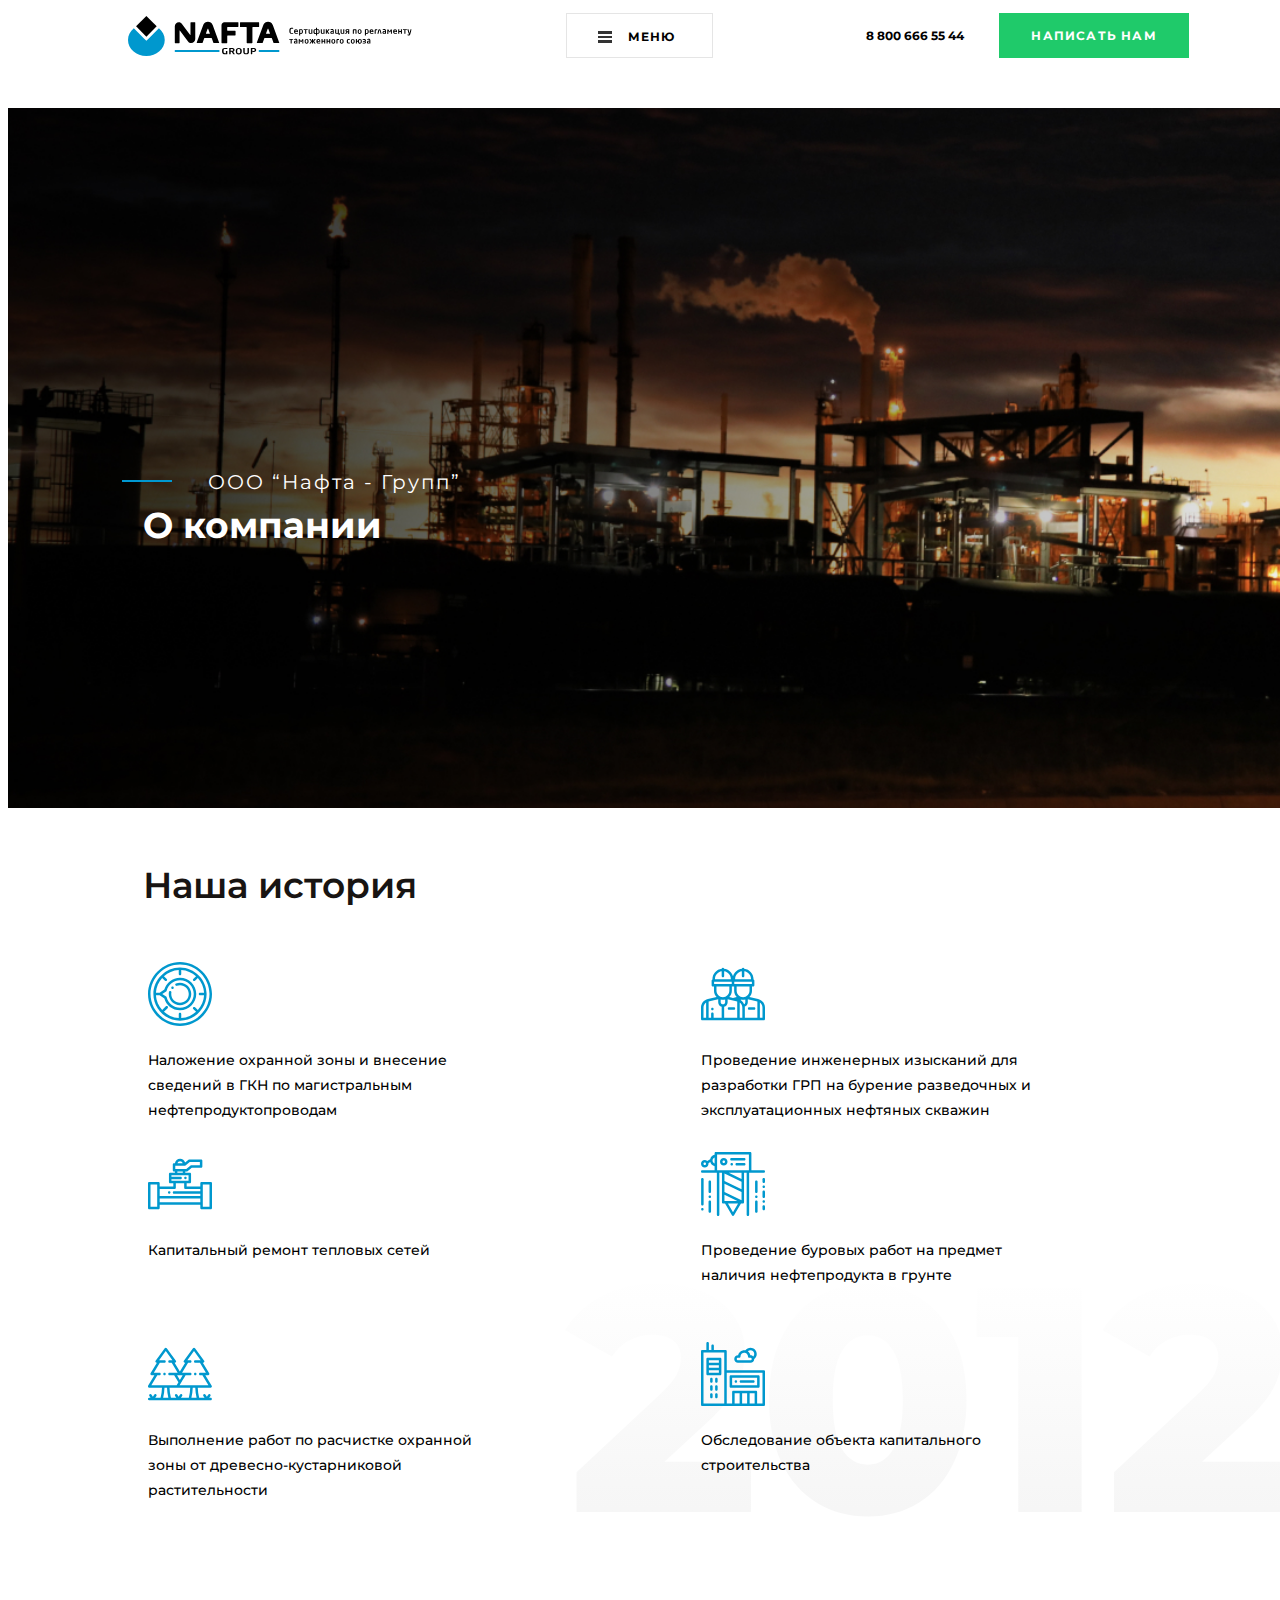
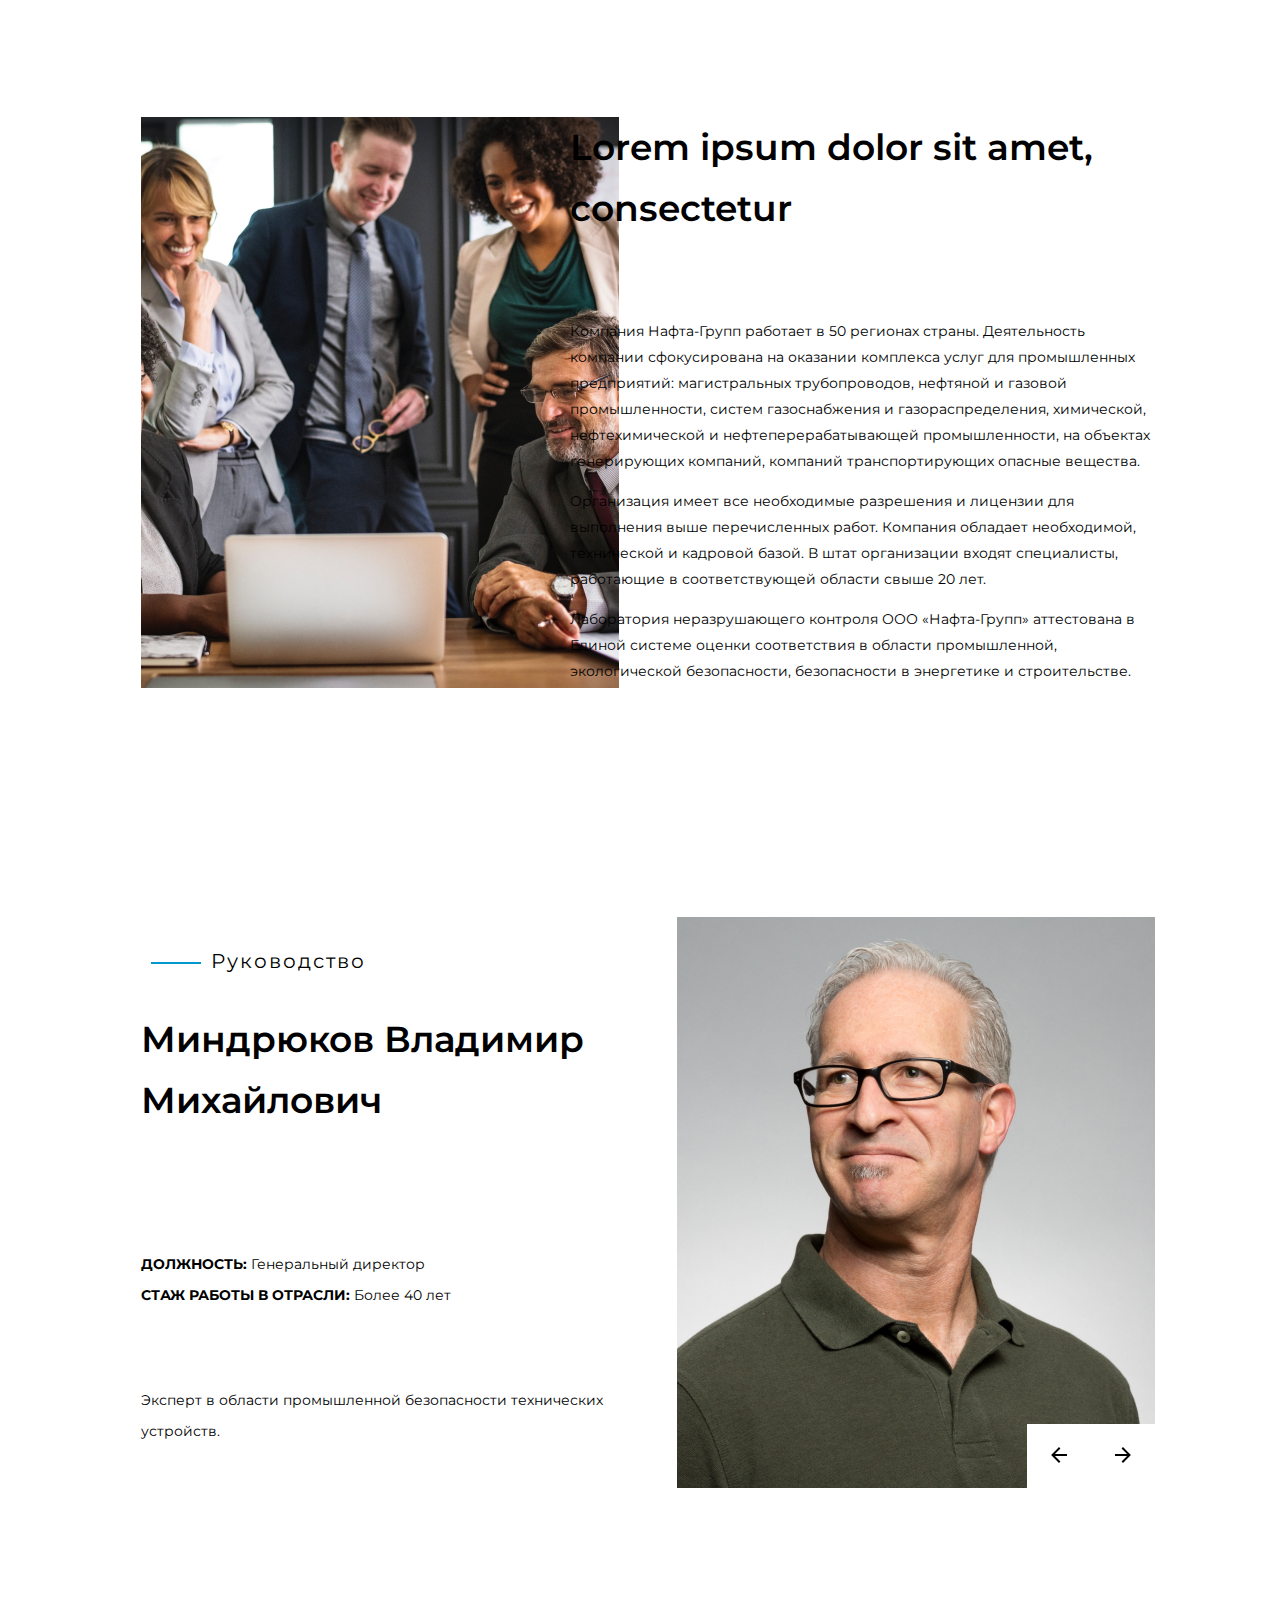
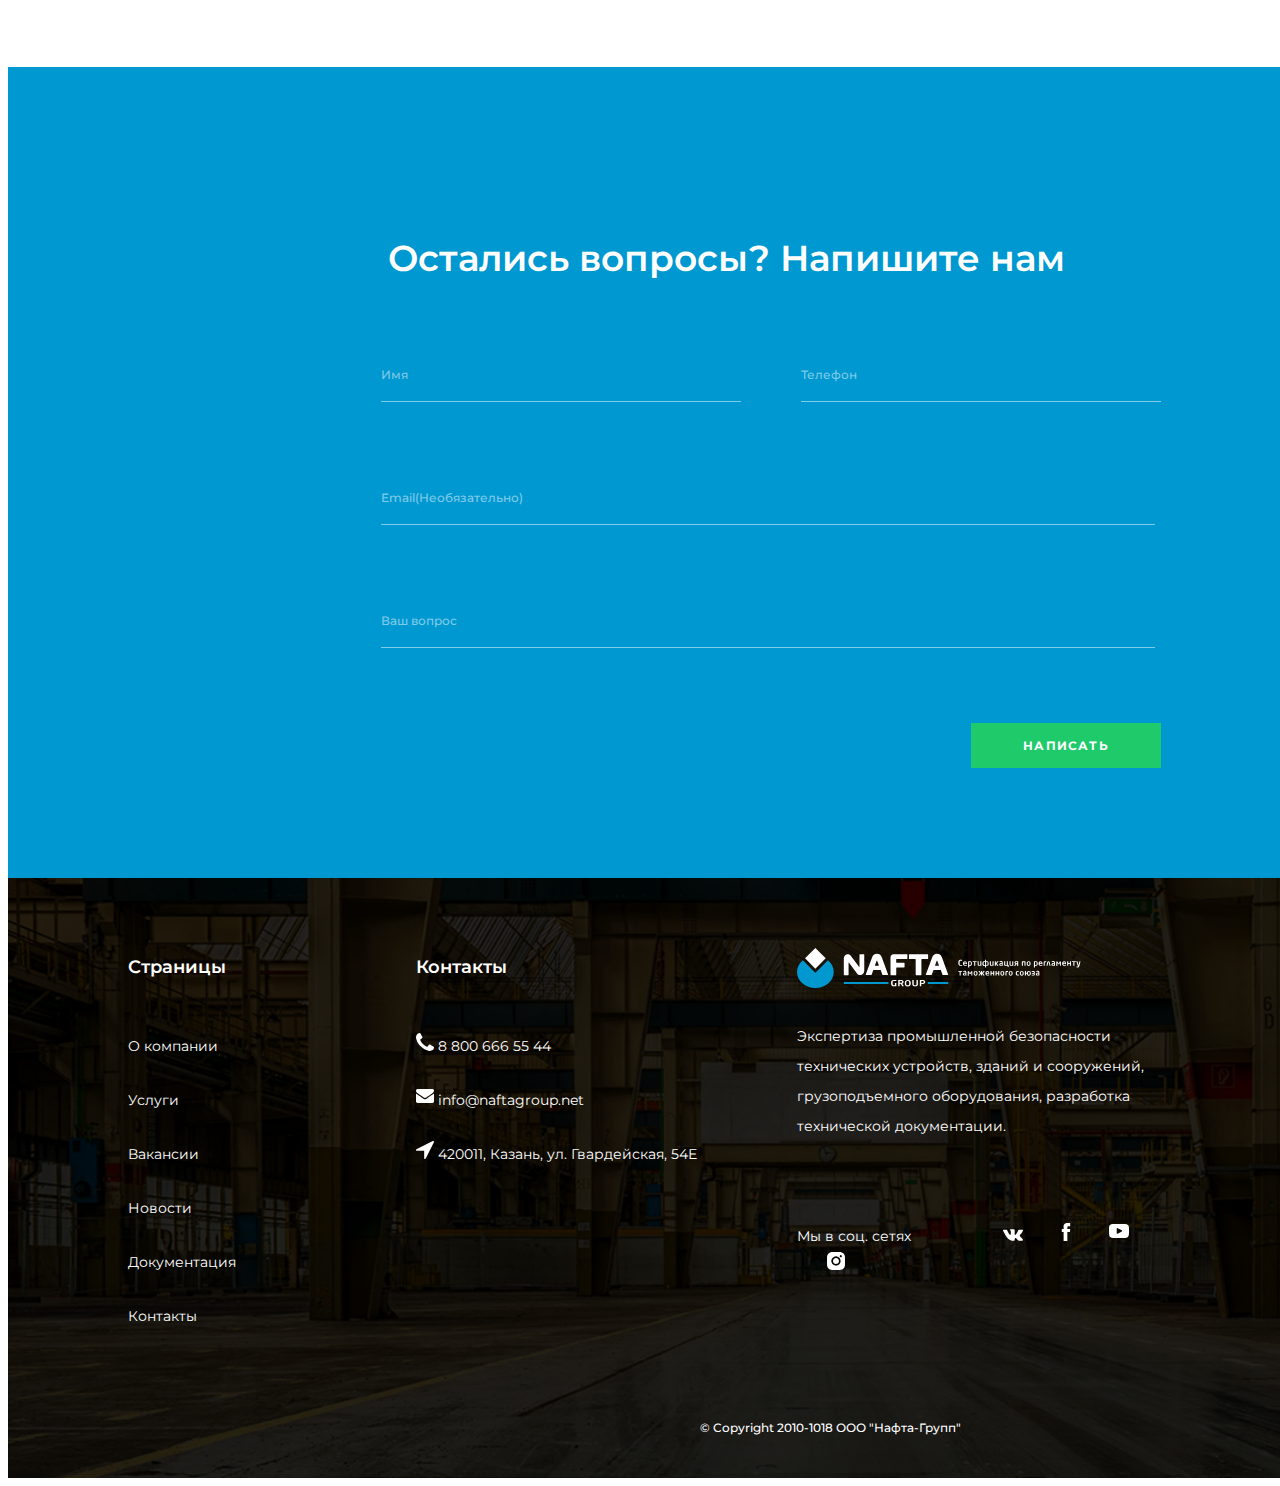
<file: index.html>
<!DOCTYPE html>
<html lang="en">
<head>
    <meta charset="UTF-8">
    <meta name="viewport" content="width=device-width, initial-scale=1">
    <title>Document</title>
    <link rel="stylesheet" href="css/style.css">
    <link href="https://fonts.googleapis.com/css?family=Montserrat:400,700&amp;subset=cyrillic,cyrillic-ext" rel="stylesheet">
</head>
<body>
    <div class="container">
        <header>
            <img class="logo" src="img/icons/logo+text.svg" alt="logo">
            <div class="menu">
                <div class="bar" onclick="myFunction(this)">
                    <div class="bar1"></div>
                    <div class="bar2"></div>
                    <div class="bar3"></div>
                </div>
                <div class="menu1">МЕНЮ</div>
            </div>
            <div class="number">8 800 666 55 44</div>
            <button class="btn">НАПИСАТЬ НАМ</button>
        </header>
        <main>
            <div class="caption">
                <hr>
                ООО “Нафта - Групп”
            </div>
            <div class="about">О компании</div>
        </main>
    </div>
    <div class="container1">
        <div class="description">
            <div class="head">Наша история</div>
            <div class="wrapper">
                <div class="wrapperRow">
                    <div class="block">
                        <div>
                            <img src="img/icons/dial.svg" alt="icon">
                            <p>Наложение охранной зоны и внесение сведений в ГКН по магистральным нефтепродуктопроводам</p>
                        </div>
                    </div>
                    <div class="block">
                        <div>
                            <img src="img/icons/engineer.svg" alt="icon">
                            <p>Проведение инженерных изысканий для разработки ГРП на бурение разведочных и эксплуатационных нефтяных скважин</p>
                        </div>
                    </div>
                    <div class="block">
                        <div>
                            <img src="img/icons/pipe.svg" alt="icon">
                            <p>Капитальный ремонт тепловых сетей</p>
                        </div>
                    </div>
                    <div class="block">
                        <div>
                            <img src="img/icons/group.svg" alt="icon">
                            <p>Проведение буровых работ на предмет наличия нефтепродукта в грунте</p>
                        </div>
                    </div>
                    <div class="block">
                        <div>
                            <img src="img/icons/pine.svg" alt="icon">
                            <p>Выполнение работ по расчистке охранной зоны от древесно-кустарниковой растительности</p>
                        </div>
                    </div>
                    <div class="block">
                        <div>
                            <img src="img/icons/airport-tower.svg" alt="icon">
                            <p>Обследование объекта капитального строительства</p>
                        </div>
                    </div>
                </div>
            </div>
        </div>
    </div>
    <div class="container2">
        <div class="photo"><img src="img/photos/photo.jpg" alt="photo"></div>
        <div class="text">
            <div class="headline">Lorem ipsum dolor sit amet, consectetur</div>
            <div class="sometext">
                <p>Компания Нафта-Групп работает в 50 регионах страны. Деятельность компании сфокусирована на оказании комплекса услуг для промышленных предприятий: магистральных трубопроводов, нефтяной и газовой промышленности, систем газоснабжения и газораспределения, химической, нефтехимической и нефтеперерабатывающей промышленности, на объектах генерирующих компаний, компаний транспортирующих опасные вещества.</p>
                <p>Организация имеет все необходимые разрешения и лицензии для выполнения выше перечисленных работ. Компания обладает необходимой, технической и кадровой базой. В штат организации входят специалисты, работающие в соответствующей области свыше 20 лет.</p>
                <p>Лаборатория неразрушающего контроля ООО «Нафта-Групп» аттестована в Единой системе оценки соответствия в области промышленной, экологической безопасности, безопасности в энергетике и строительстве.</p>
            </div>
        </div>
    </div>
    <div class="container3">
        <div class="info">
            <h3>Руководство</h3>
            <h1>Миндрюков Владимир Михайлович</h1>
            <div class="points">
                <p class="position"><b>ДОЛЖНОСТЬ:</b> Генеральный директор<br>
                    <b>СТАЖ РАБОТЫ В ОТРАСЛИ:</b> Более 40 лет
                </p>
            </div>
            <p class="skills">Эксперт в области промышленной безопасности технических устройств.</p>
        </div>
        <div class="navigation">
            <button class="next"><img src="img/icons/next.svg" alt="arrow"></button>
            <button class="prev"><img src="img/icons/prev.svg" alt="arrow"></button>
        </div>
    </div>
    <div class="container4">
        <div class="title"> Остались вопросы? Напишите нам</div>
        <div class="feedback">
            <form>
                <div class="first">
                    <label for="inp1" class="inp1">
                      <input type="text" id="inp" placeholder="&nbsp;">
                      <span class="label">Имя</span>
                      <span class="border"></span>
                  </label>
                  <label for="inp1" class="inp1">
                      <input type="text" id="inp" placeholder="&nbsp;">
                      <span class="label">Телефон</span>
                      <span class="border"></span>
                  </label>
              </div>
              <div class="second">
                <label for="inp2" class="inp2">
                  <input type="text" id="inp" placeholder="&nbsp;">
                  <span class="label">Email(Необязательно)</span>
                  <span class="border"></span>
              </label>
              <label for="inp2" class="inp2">
                  <input type="text" id="inp" placeholder="&nbsp;">
                  <span class="label">Ваш вопрос</span>
                  <span class="border"></span>
              </label>
          </div>
          <div class="send"><input type="submit" value="Написать"></div>
      </form>
  </div>
</div>
<div class="container5">
    <div class="left">
        <div class="pages">
            <h4>Страницы</h4>
            <div class="par">
                <p>О компании</p>
                <p>Услуги</p>
                <p>Вакансии</p>
                <p>Новости</p>
                <p>Документация</p>
                <p>Контакты</p>
            </div>
        </div>
        <div class="contacts">
            <h4>Контакты</h4>
            <div class="par">
                <p><img src="img/icons/phone.svg" alt="icon"> 8 800 666 55 44 </p>
                <p><img src="img/icons/mail.svg" alt="icon"> info@naftagroup.net</p>
                <p><img src="img/icons/vector.svg" alt="icon"> 420011, Казань, ул. Гвардейская, 54Е</p>
            </div>
        </div>
    </div>
    <div class="right">
        <div><img src="img/icons/logo+text-white.svg" alt="logo"></div>
        <div class="speech">
            <p>Экспертиза промышленной безопасности технических устройств, зданий и сооружений, грузоподъемного оборудования, разработка технической документации.</p>
        </div>
        <div class="networks">
            <p>Мы в соц. сетях <span><img src="img/icons/vk.svg" alt="icon">
                <img src="img/icons/facebook.svg" alt="icon">
                <img src="img/icons/youtube.svg" alt="icon">
                <img src="img/icons/instagram.svg" alt="icon"></span>
            </p>
        </div>
    </div>
    <div class="copy">© Copyright 2010-1018 ООО "Нафта-Групп"</div>
</div>
</body>
</html>
</file>
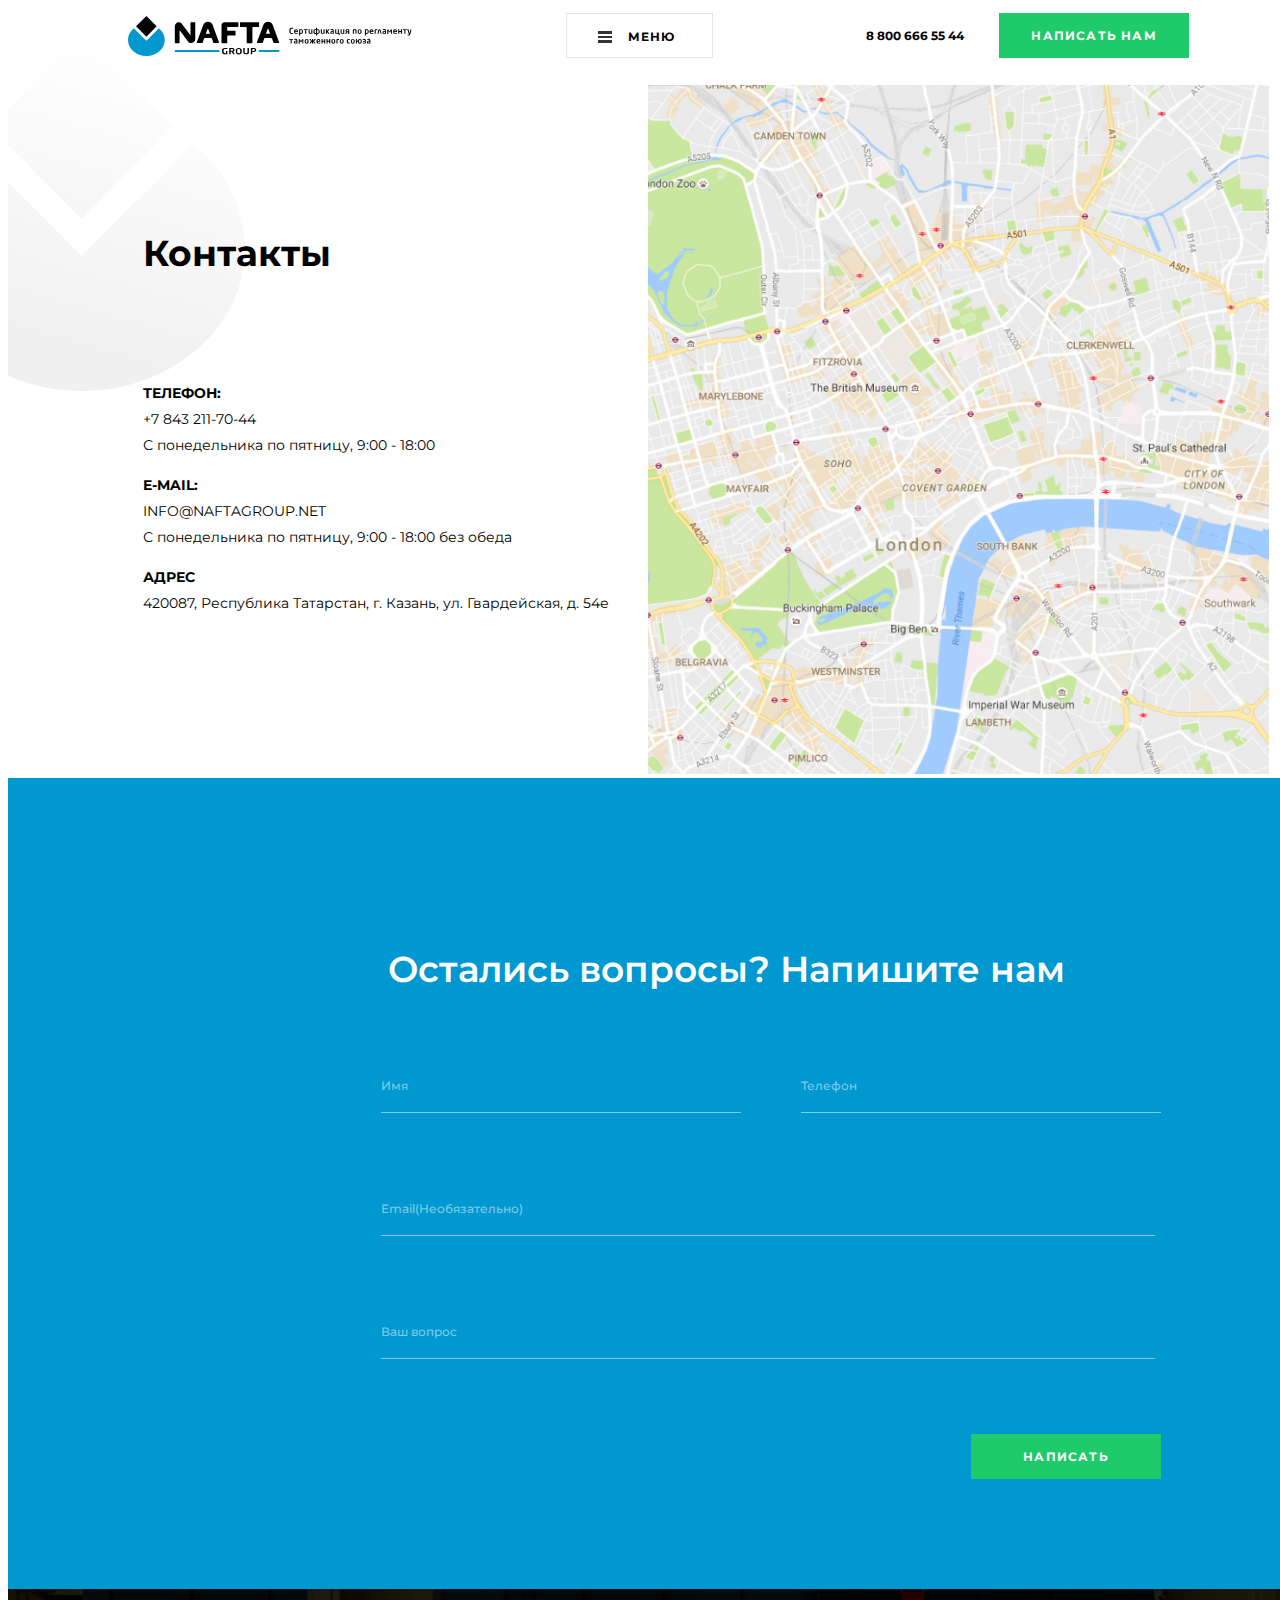
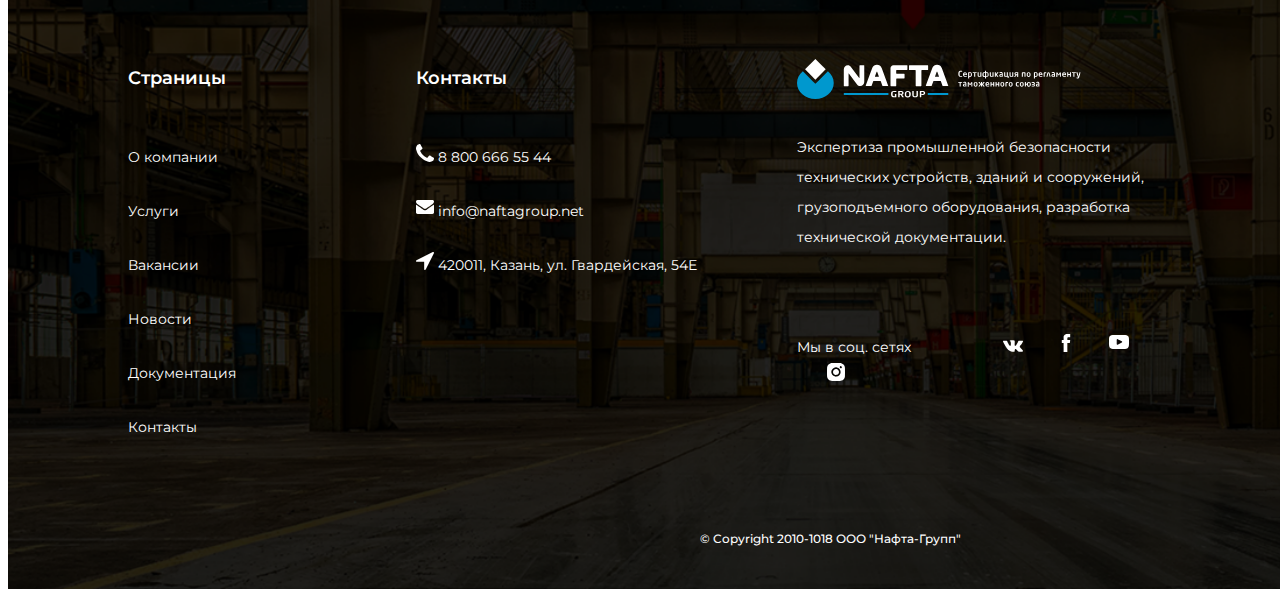
<file: pages/contacts.html>
<!DOCTYPE html>
<html lang="en">
<head>
    <meta charset="UTF-8">
    <meta name="viewport" content="width=device-width, initial-scale=1">
    <title>Document</title>
    <link rel="stylesheet" href="../css/contacts_style.css">
    <link href="https://fonts.googleapis.com/css?family=Montserrat:400,700&amp;subset=cyrillic,cyrillic-ext" rel="stylesheet">
</head>
<body>
    <div class="container">
        <header>
            <img class="logo" src="../img/icons/logo+text.svg" alt="logo">
            <div class="menu">
                <div class="bar" onclick="myFunction(this)">
                    <div class="bar1"></div>
                    <div class="bar2"></div>
                    <div class="bar3"></div>
                </div>
                <div class="menu1">МЕНЮ</div>
            </div>
            <div class="number">8 800 666 55 44</div>
            <button class="btn">НАПИСАТЬ НАМ</button>
        </header>
    </div>
    <div class="main">
        <div class="content">
            <div class="content__row">
                <div class="content-text">
                    <div class="caption">Контакты</div>
                    <div class="description">
                        <p><b>ТЕЛЕФОН:</b><br>
                            +7 843 211-70-44<br>
                            С понедельника по пятницу, 9:00 - 18:00<br></p>
                            <p><b>E-MAIL:</b><br>
                                INFO@NAFTAGROUP.NET<br>
                            С понедельника по пятницу, 9:00 - 18:00 без обеда</p>
                            <p><b>АДРЕС</b><br>
                            420087, Республика Татарстан, г. Казань, ул. Гвардейская, д. 54е </p>                          
                        </div>
                    </div>
                    <div class="content-item">
                        <div><img src="../img/other/map.jpg" alt="map"></div>
                    </div>
                </div>
            </div>
        </div>
        <div class="container1">
        <div class="title"> Остались вопросы? Напишите нам</div>
        <div class="feedback">
            <form>
                <div class="first">
                    <label for="inp1" class="inp1">
                      <input type="text" id="inp" placeholder="&nbsp;">
                      <span class="label">Имя</span>
                      <span class="border"></span>
                  </label>
                  <label for="inp1" class="inp1">
                      <input type="text" id="inp" placeholder="&nbsp;">
                      <span class="label">Телефон</span>
                      <span class="border"></span>
                  </label>
              </div>
              <div class="second">
                <label for="inp2" class="inp2">
                  <input type="text" id="inp" placeholder="&nbsp;">
                  <span class="label">Email(Необязательно)</span>
                  <span class="border"></span>
              </label>
              <label for="inp2" class="inp2">
                  <input type="text" id="inp" placeholder="&nbsp;">
                  <span class="label">Ваш вопрос</span>
                  <span class="border"></span>
              </label>
          </div>
          <div class="send"><input type="submit" value="Написать"></div>
      </form>
  </div>
</div>
<div class="container2">
    <div class="left">
        <div class="pages">
            <h4>Страницы</h4>
            <div class="par">
                <p>О компании</p>
                <p>Услуги</p>
                <p>Вакансии</p>
                <p>Новости</p>
                <p>Документация</p>
                <p>Контакты</p>
            </div>
        </div>
        <div class="contacts">
            <h4>Контакты</h4>
            <div class="par">
                <p><img src="../img/icons/phone.svg" alt="icon"> 8 800 666 55 44 </p>
                <p><img src="../img/icons/mail.svg" alt="icon"> info@naftagroup.net</p>
                <p><img src="../img/icons/vector.svg" alt="icon"> 420011, Казань, ул. Гвардейская, 54Е</p>
            </div>
        </div>
    </div>
    <div class="right">
        <div><img src="../img/icons/logo+text-white.svg" alt="logo"></div>
        <div class="speech">
            <p>Экспертиза промышленной безопасности технических устройств, зданий и сооружений, грузоподъемного оборудования, разработка технической документации.</p>
        </div>
        <div class="networks">
            <p>Мы в соц. сетях <span><img src="../img/icons/vk.svg" alt="icon">
                <img src="../img/icons/facebook.svg" alt="icon">
                <img src="../img/icons/youtube.svg" alt="icon">
                <img src="../img/icons/instagram.svg" alt="icon"></span>
            </p>
        </div>
    </div>
    <div class="copy">© Copyright 2010-1018 ООО "Нафта-Групп"</div>
</div>




    </body>
    </html>
</file>
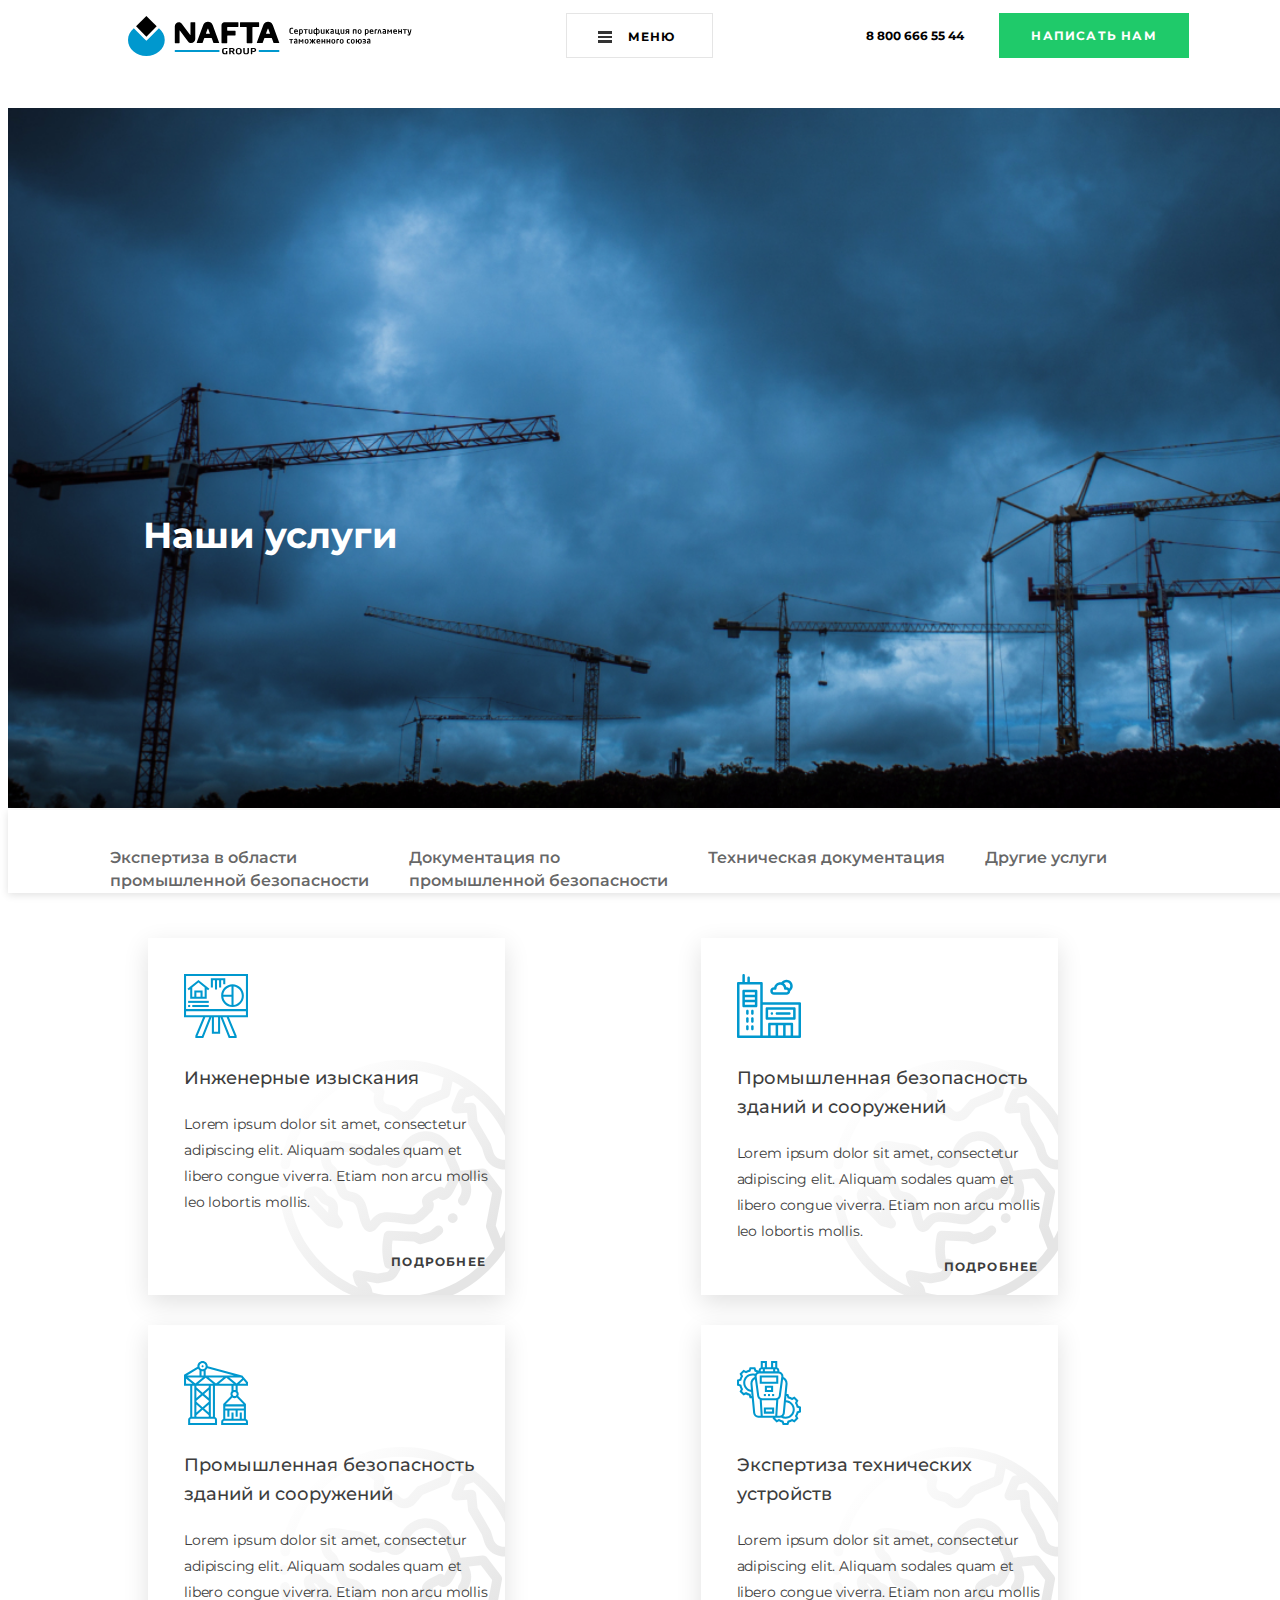
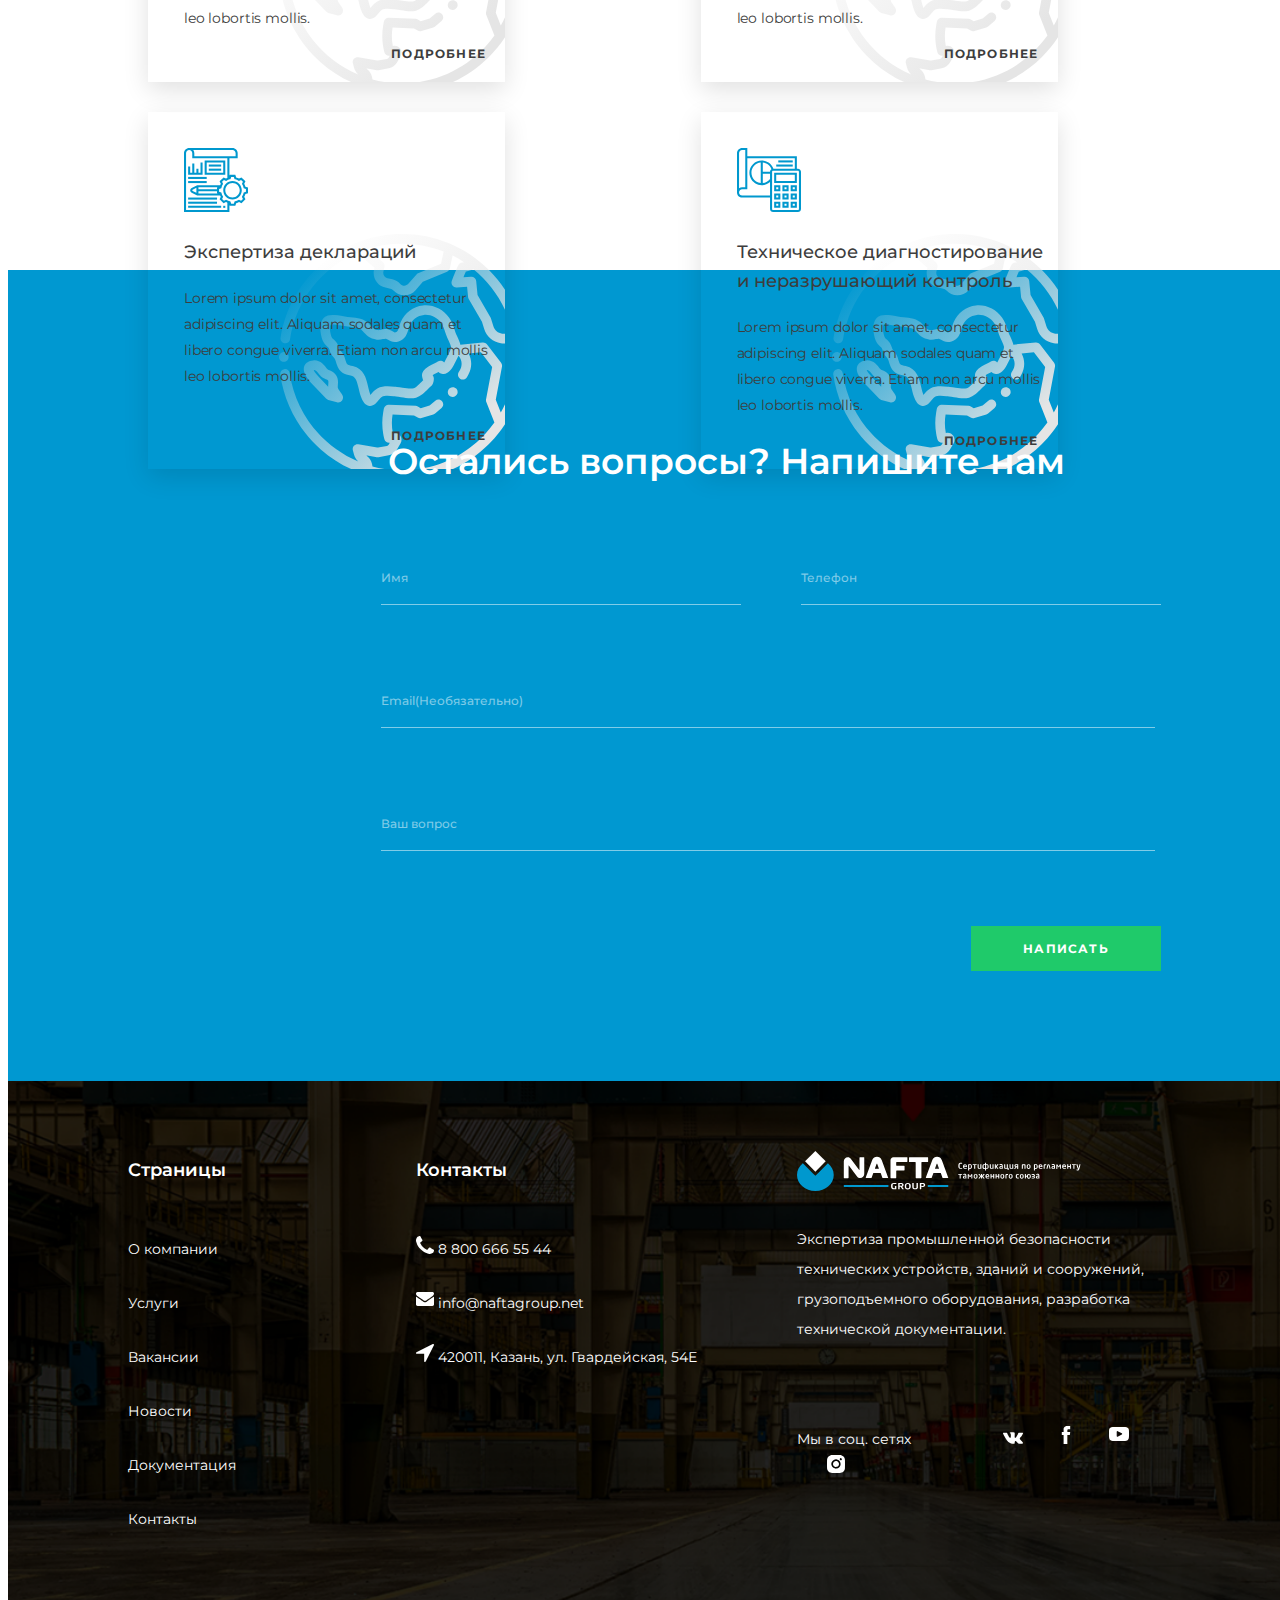
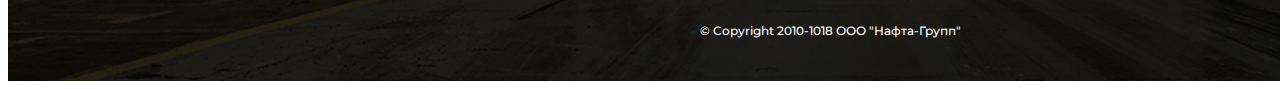
<file: pages/our_services.html>
<!DOCTYPE html>
<html lang="en">
<head>
    <meta charset="UTF-8">
    <meta name="viewport" content="width=device-width, initial-scale=1">
    <title>Document</title>
    <link rel="stylesheet" href="../css/our_services_style.css">
    <link href="https://fonts.googleapis.com/css?family=Montserrat:400,700&amp;subset=cyrillic,cyrillic-ext" rel="stylesheet">
</head>
<body>
    <div class="container">
        <header>
            <img class="logo" src="../img/icons/logo+text.svg" alt="logo">
            <div class="menu">
                <div class="bar" onclick="myFunction(this)">
                    <div class="bar1"></div>
                    <div class="bar2"></div>
                    <div class="bar3"></div>
                </div>
                <div class="menu1">МЕНЮ</div>
            </div>
            <div class="number">8 800 666 55 44</div>
            <button class="btn">НАПИСАТЬ НАМ</button>
        </header>
        <main>
            <div class="about">Наши услуги</div>
        </main>
    </div>
</div>
<div class="container2">
    <div class="description">
        <div class="list">
            <ul>
                <li><a href="#">Экспертиза в области<br> промышленной безопасности</a></li>
                <li><a href="#">Документация по<br> промышленной безопасности</a></li>
                <li><a href="#">Техническая документация</a></li>
                <li><a href="#">Другие услуги</a></li>
            </ul>
        </div>
        <div class="wrapper">
            <div class="wrapperRow">
                <div class="block">
                    <div>
                        <svg width="64" height="64" viewBox="0 0 64 64" fill="none" xmlns="http://www.w3.org/2000/svg">
                            <path d="M64 0H0V43.3548H19.0907L11.3548 61.7268V64H19.2792L27.5373 43.3548H27.871V59.871H36.129V43.3548H36.4627L44.7208 64H52.6452V61.7268L44.9093 43.3548H64V0ZM61.9355 2.06452V35.0968H2.06452V2.06452H61.9355ZM17.8821 61.9355H13.5071L21.3306 43.3548H25.314L17.8821 61.9355ZM34.0645 57.8064H29.9355V43.3548H34.0645V57.8064ZM50.4929 61.9355H46.1179L38.686 43.3548H42.6694L50.4929 61.9355ZM2.06452 41.2903V37.1613H61.9355V41.2903H2.06452Z" id="icon" fill="#0098CE"/>
                            <path d="M37.1613 21.6775C37.1613 27.9381 42.2555 33.0323 48.5161 33.0323C54.7767 33.0323 59.871 27.9381 59.871 21.6775C59.871 15.4169 54.7767 10.3226 48.5161 10.3226C42.2555 10.3226 37.1613 15.4169 37.1613 21.6775ZM39.2868 22.7097H47.4839V30.9068C43.1855 30.429 39.7646 27.0091 39.2868 22.7097ZM57.8064 21.6775C57.8064 26.4517 54.1865 30.3917 49.5484 30.9068V12.4481C54.1865 12.9633 57.8064 16.9033 57.8064 21.6775ZM47.4839 12.4481V20.6452H39.2868C39.7646 16.3458 43.1855 12.926 47.4839 12.4481Z" id="icon" fill="#0098CE"/>
                            <path d="M6.19353 15.1548V24.7742H22.7097V15.1548L24.129 16.2899L25.4183 14.678L14.4516 5.90479L3.48386 14.678L4.77317 16.2899L6.19353 15.1548ZM16.5161 22.7097H12.3871V18.5807H16.5161V22.7097ZM20.6451 13.5031V22.7097H18.5806V16.5162H10.3226V22.7097H8.25805V13.5031L14.4516 8.54793L20.6451 13.5031Z" id="icon" fill="#0098CE"/>
                            <path d="M4.12903 30.9678H6.19354V33.0323H4.12903V30.9678Z" id="icon" fill="#0098CE"/>
                            <path d="M8.25806 30.9678H24.7742V33.0323H8.25806V30.9678Z" id="icon" fill="#0098CE"/>
                            <path d="M4.12903 26.8387H24.7742V28.9033H4.12903V26.8387Z" id="icon" fill="#0098CE"/>
                            <path d="M28.9032 6.19354H30.9677V15.4839H33.0323V6.19354H35.0968V13.4194H37.1613V6.19354H39.2258V10.3226H41.2903V4.12903H26.8387V13.4194H28.9032V6.19354Z" id="icon" fill="#0098CE"/>
                        </svg>
                        <p class="head">Инженерные изыскания<p class="head"></p></p>
                        <p class="matter">Lorem ipsum dolor sit amet, consectetur adipiscing elit. Aliquam sodales quam et libero congue viverra. Etiam non arcu mollis leo lobortis mollis.</p>
                        <a class="more1" href="#">Подробнее</a>
                    </div>
                </div>
                <div class="block">
                    <div>
                        <svg width="64" height="64" viewBox="0 0 64 64" fill="none" xmlns="http://www.w3.org/2000/svg">
                            <path d="M34.875 38.25C34.185 38.25 33.625 38.81 33.625 39.5C33.625 40.19 34.185 40.75 34.875 40.75C35.565 40.75 36.125 40.19 36.125 39.5C36.125 38.81 35.565 38.25 34.875 38.25Z" id="icon" fill="#0098CE"/>
                            <path d="M10.375 35.75C9.68475 35.75 9.125 36.3098 9.125 37V39.5C9.125 40.1902 9.68475 40.75 10.375 40.75C11.0652 40.75 11.625 40.1902 11.625 39.5V37C11.625 36.3098 11.0652 35.75 10.375 35.75Z" id="icon" fill="#0098CE"/>
                            <path d="M10.375 43.25C9.68475 43.25 9.125 43.8098 9.125 44.5V47.375C9.125 48.0652 9.68475 48.625 10.375 48.625C11.0652 48.625 11.625 48.0652 11.625 47.375V44.5C11.625 43.8098 11.0652 43.25 10.375 43.25Z" id="icon" fill="#0098CE"/>
                            <path d="M10.375 51.125C9.68475 51.125 9.125 51.6848 9.125 52.375V54.875C9.125 55.5652 9.68475 56.125 10.375 56.125C11.0652 56.125 11.625 55.5652 11.625 54.875V52.375C11.625 51.6848 11.0652 51.125 10.375 51.125Z" id="icon" fill="#0098CE"/>
                            <path d="M15.375 35.75C14.6848 35.75 14.125 36.3098 14.125 37V39.5C14.125 40.1902 14.6848 40.75 15.375 40.75C16.0652 40.75 16.625 40.1902 16.625 39.5V37C16.625 36.3098 16.0652 35.75 15.375 35.75Z" id="icon" fill="#0098CE"/>
                            <path d="M15.375 43.25C14.6848 43.25 14.125 43.8098 14.125 44.5V47.375C14.125 48.0652 14.6848 48.625 15.375 48.625C16.0652 48.625 16.625 48.0652 16.625 47.375V44.5C16.625 43.8098 16.0652 43.25 15.375 43.25Z" id="icon" fill="#0098CE"/>
                            <path d="M15.375 51.125C14.6848 51.125 14.125 51.6848 14.125 52.375V54.875C14.125 55.5652 14.6848 56.125 15.375 56.125C16.0652 56.125 16.625 55.5652 16.625 54.875V52.375C16.625 51.6848 16.0652 51.125 15.375 51.125Z" id="icon" fill="#0098CE"/>
                            <path d="M19.125 15.75H6.625C5.93475 15.75 5.375 16.3098 5.375 17C5.375 17.9113 5.375 31.2288 5.375 32C5.375 32.6903 5.93475 33.25 6.625 33.25H19.125C19.8153 33.25 20.375 32.6903 20.375 32C20.375 31.2288 20.375 17.9111 20.375 17C20.375 16.3098 19.8153 15.75 19.125 15.75ZM17.875 30.75H7.875V28.25H17.875V30.75ZM17.875 25.75H7.875V23.25H17.875V25.75ZM17.875 20.75H7.875V18.25H17.875V20.75Z" id="icon" fill="#0098CE"/>
                            <path d="M62.75 28.25H25.75V9.125C25.75 8.43475 25.1903 7.875 24.5 7.875H12.875V3.75C12.875 3.05975 12.3153 2.5 11.625 2.5C10.9347 2.5 10.375 3.05975 10.375 3.75V7.875H7.875V1.25C7.875 0.55975 7.31525 0 6.625 0C5.93475 0 5.375 0.55975 5.375 1.25V7.875H1.25C0.55975 7.875 0 8.43475 0 9.125V62.75C0 63.4403 0.55975 64 1.25 64C1.89675 64 61.5536 64 62.75 64C63.4403 64 64 63.4403 64 62.75V29.5C64 28.8097 63.4403 28.25 62.75 28.25ZM23.25 29.5V61.5H2.5V10.375H23.25V29.5ZM38.625 61.5H33.625V51.125H38.625V61.5ZM46.125 61.5H41.125V51.125H46.125V61.5ZM53.625 61.5H48.625V51.125H53.625V61.5ZM61.5 61.5H56.125V49.875C56.125 49.1847 55.5653 48.625 54.875 48.625C54.1314 48.625 33.5345 48.625 32.375 48.625C31.6847 48.625 31.125 49.1847 31.125 49.875V61.5H25.75V30.75H61.5V61.5Z" id="icon" fill="#0098CE"/>
                            <path d="M57.375 33.25H29.875C29.1848 33.25 28.625 33.8098 28.625 34.5V44.5C28.625 45.1903 29.1848 45.75 29.875 45.75H57.375C58.0653 45.75 58.625 45.1903 58.625 44.5V34.5C58.625 33.8098 58.0653 33.25 57.375 33.25ZM56.125 43.25H31.125V35.75H56.125V43.25Z" id="icon" fill="#0098CE"/>
                            <path d="M52.375 38.25H39.875C39.1848 38.25 38.625 38.8098 38.625 39.5C38.625 40.1902 39.1848 40.75 39.875 40.75H52.375C53.0653 40.75 53.625 40.1902 53.625 39.5C53.625 38.8098 53.0653 38.25 52.375 38.25Z" id="icon" fill="#0098CE"/>
                            <path d="M49.5 5.75C47.4808 5.75 45.5835 6.74838 44.4207 8.36063C44.0374 8.28775 43.6462 8.25 43.25 8.25C40.2318 8.25 37.7063 10.4008 37.1256 13.25H37C34.9323 13.25 33.25 14.9323 33.25 17C33.25 19.0677 34.9323 20.75 37 20.75H49.5C51.5677 20.75 53.25 19.0677 53.25 17C53.25 16.9999 53.25 16.9996 53.25 16.9995C54.8099 15.8285 55.75 13.9811 55.75 12C55.75 8.55375 52.9463 5.75 49.5 5.75ZM49.5 18.25H37C36.3108 18.25 35.75 17.6892 35.75 17C35.75 16.3108 36.3108 15.75 37 15.75H38.25C38.9402 15.75 39.5 15.1903 39.5 14.5C39.5 12.4323 41.1823 10.75 43.25 10.75C43.7035 10.75 44.1445 10.8295 44.5609 10.9862C44.5619 10.9866 44.5629 10.987 44.5638 10.9874C46.021 11.5315 47 12.9431 47 14.5C47 15.1903 47.5597 15.75 48.25 15.75H49.5C50.071 15.75 50.5689 16.135 50.7105 16.6854C50.7367 16.7878 50.75 16.8936 50.75 17C50.75 17.6892 50.1893 18.25 49.5 18.25ZM52.294 14.5002C51.5999 13.7251 50.5955 13.25 49.5 13.25H49.3724C49.0489 11.6814 48.1279 10.2887 46.8214 9.37387C47.5138 8.664 48.4669 8.25 49.5 8.25C51.5677 8.25 53.25 9.93225 53.25 12C53.25 12.936 52.9 13.8224 52.294 14.5002Z" id="icon" fill="#0098CE"/>
                        </svg>
                        <p class="head">Промышленная безопасность зданий и сооружений</p>
                        <p class="matter">Lorem ipsum dolor sit amet, consectetur adipiscing elit. Aliquam sodales quam et libero congue viverra. Etiam non arcu mollis leo lobortis mollis.</p>
                        <a class="more" href="#">Подробнее</a>
                    </div>
                </div>
                <div class="block">
                    <div>
                        <svg width="64" height="64" viewBox="0 0 64 64" id="icon" fill="none" xmlns="http://www.w3.org/2000/svg">
                            <path d="M19.6129 5.16129C19.6129 5.73135 19.1507 6.19354 18.5807 6.19354C18.0106 6.19354 17.5484 5.73135 17.5484 5.16129C17.5484 4.59123 18.0106 4.12903 18.5807 4.12903C19.1507 4.12903 19.6129 4.59123 19.6129 5.16129Z" id="icon" fill="#0098CE"/>
                            <path d="M64 24.7742V21.3039L58.2893 14.4516H57.9446L23.7379 5.20665C23.7379 5.19103 23.7419 5.17692 23.7419 5.16129C23.7419 2.31552 21.4264 0 18.5806 0C15.7349 0 13.4194 2.31552 13.4194 5.16129C13.4194 5.33266 13.4536 5.49496 13.4698 5.66179L0 13.8715V24.7742H6.19355V55.932C4.99496 56.3594 4.12903 57.495 4.12903 58.8387V64H33.0323V58.8387C33.0323 57.495 32.1663 56.3594 30.9677 55.932V24.7742H47.4839V30.3296C46.8488 31.0554 46.4516 31.9939 46.4516 33.0323C46.4516 33.7404 46.6467 34.3967 46.9617 34.9793L39.2258 42.936V57.9965C38.0272 58.4239 37.1613 59.5595 37.1613 60.9032V64H64V60.9032C64 59.5595 63.1341 58.4239 61.9355 57.9965V42.936L54.1996 34.9793C54.5146 34.3967 54.7097 33.7404 54.7097 33.0323C54.7097 31.995 54.3125 31.0564 53.6774 30.3296V24.7742H64ZM14.2979 22.7097L21.6774 16.8059L29.057 22.7097H14.2979ZM12.3871 55.7419V54.1522L18.5806 48.8432L24.7742 54.1522V55.7419H12.3871ZM18.5806 10.3226C18.9335 10.3226 19.2792 10.2863 19.6129 10.2182V14.4516H17.5484V10.2182C17.8821 10.2863 18.2278 10.3226 18.5806 10.3226ZM58.1305 17.4854L52.6099 22.3916L45.2656 16.5161H57.3236L58.1305 17.4854ZM18.7344 16.5161L11.3548 22.4199L3.9753 16.5161H18.7344ZM24.7742 51.4335L20.1663 47.4839L24.7742 43.5343V51.4335ZM24.7742 36.9819L20.1663 33.0323L24.7742 29.0827V36.9819ZM24.7742 39.7006V40.8165L18.5806 46.1255L12.3871 40.8165V39.7006L18.5806 34.3916L24.7742 39.7006ZM12.3871 43.5343L16.995 47.4839L12.3871 51.4335V43.5343ZM12.3871 36.9819V29.0827L16.995 33.0323L12.3871 36.9819ZM24.7742 26.3639L18.5806 31.6729L12.3871 26.3639V24.7742H24.7742V26.3639ZM24.6205 16.5161H39.3795L32 22.4199L24.6205 16.5161ZM42.3226 16.8059L49.7021 22.7097H34.943L42.3226 16.8059ZM61.9355 22.7097H55.3599L59.4531 19.0721L61.9355 22.0509V22.7097ZM23.3034 7.22883L50.0282 14.4516H21.6774V9.26361C22.3775 8.73387 22.9451 8.04133 23.3034 7.22883ZM18.5806 2.06452C20.2878 2.06452 21.6774 3.45413 21.6774 5.16129C21.6774 6.86845 20.2878 8.25806 18.5806 8.25806C16.8735 8.25806 15.4839 6.86845 15.4839 5.16129C15.4839 3.45413 16.8735 2.06452 18.5806 2.06452ZM14.1089 7.68952C14.4577 8.30443 14.9224 8.83921 15.4839 9.26361V14.4516H3.01512L14.1089 7.68952ZM2.06452 17.6321L8.41179 22.7097H2.06452V17.6321ZM10.3226 24.7742V55.7419H8.25806V24.7742H10.3226ZM30.9677 61.9355H6.19355V58.8387C6.19355 58.2691 6.65726 57.8064 7.22581 57.8064H29.9355C30.504 57.8064 30.9677 58.2691 30.9677 58.8387V61.9355ZM28.9032 55.7419H26.8387V24.7742H28.9032V55.7419ZM52.6452 33.0323C52.6452 34.1709 51.7193 35.0968 50.5806 35.0968C49.442 35.0968 48.5161 34.1709 48.5161 33.0323C48.5161 31.8936 49.442 30.9677 50.5806 30.9677C51.7193 30.9677 52.6452 31.8936 52.6452 33.0323ZM45.4194 55.7419V49.5484H51.6129V55.7419H53.6774V49.5484H59.871V57.8064H57.8064V51.6129H55.7419V57.8064H49.5484V51.6129H47.4839V57.8064H41.2903V49.5484H43.3548V55.7419H45.4194ZM61.9355 61.9355H39.2258V60.9032C39.2258 60.3337 39.6895 59.871 40.2581 59.871H60.9032C61.4718 59.871 61.9355 60.3337 61.9355 60.9032V61.9355ZM59.871 47.4839H41.2903V45.4194H59.871V47.4839ZM41.6981 43.3548L48.3604 36.5025C49.0025 36.9148 49.7621 37.1613 50.5806 37.1613C51.3992 37.1613 52.1588 36.9148 52.8009 36.5025L59.4632 43.3548H41.6981ZM51.6129 29.0499C51.2807 28.9632 50.939 28.9032 50.5806 28.9032C50.2223 28.9032 49.8805 28.9632 49.5484 29.0499V24.7742H51.6129V29.0499Z" id="icon" fill="#0098CE"/>
                        </svg>
                        <p class="head">Промышленная безопасность зданий и сооружений </p>
                        <p class="matter">Lorem ipsum dolor sit amet, consectetur adipiscing elit. Aliquam sodales quam et libero congue viverra. Etiam non arcu mollis leo lobortis mollis.</p>
                        <a class="more" href="#">Подробнее</a>
                    </div>
                </div>
                <div class="block">
                    <div>
                        <svg width="64" height="64" viewBox="0 0 64 64" fill="none" xmlns="http://www.w3.org/2000/svg">
                            <g clip-path="url(#clip0)">
                                <path d="M22.7097 22.7097H41.2903V14.4517H22.7097V22.7097ZM24.7742 16.5162H39.2258V20.6452H24.7742V16.5162Z" id="icon" fill="#0098CE"/>
                                <path d="M36.129 24.7742H27.871V30.9677H36.129V24.7742ZM34.0645 28.9032H29.9355V26.8387H34.0645V28.9032Z" id="icon" fill="#0098CE"/>
                                <path d="M30.9677 33.0322H33.0323V35.0967H30.9677V33.0322Z" id="icon" fill="#0098CE"/>
                                <path d="M35.0968 33.0322H37.1613V35.0967H35.0968V33.0322Z" id="icon" fill="#0098CE"/>
                                <path d="M26.8387 33.0322H28.9032V35.0967H26.8387V33.0322Z" id="icon" fill="#0098CE"/>
                                <path d="M26.8387 52.6452H37.1613V46.4517H26.8387V52.6452ZM28.9032 48.5162H35.0968V50.5807H28.9032V48.5162Z" id="icon" fill="#0098CE"/>
                                <path d="M64 51.3271V45.7051L61.4153 44.8528C61.1326 43.8553 60.7339 42.8957 60.2273 41.9879L61.4526 39.5549L57.4773 35.5796L55.0444 36.8049C54.1366 36.2984 53.1769 35.8997 52.1794 35.6169L51.3271 33.0323H49.6184L50.5539 23.0625C50.5716 22.8584 50.5806 22.6527 50.5806 22.4486C50.5806 19.6633 48.8876 17.1683 46.3805 16.0776L46.4073 15.881C46.436 15.6613 46.4516 15.4415 46.4516 15.2218C46.4516 12.7843 44.6568 10.7737 42.3226 10.4012V9.29032C42.3226 7.94657 41.4567 6.81099 40.2581 6.38357V0H34.0645V6.19355H29.9355V0H23.7419V6.38357C22.5433 6.81099 21.6774 7.94657 21.6774 9.29032V9.85484C20.9209 9.49698 19.9506 9.063 19.1547 8.79788L18.2949 6.19355H12.6729L11.8206 8.77823C10.8231 9.06099 9.86341 9.45968 8.95564 9.96623L6.52268 8.74093L2.54738 12.7162L3.77268 15.1492C3.26613 16.057 2.86744 17.0166 2.58468 18.0141L0 18.8664V24.4884L2.58468 25.3407C2.86744 26.3382 3.26613 27.2979 3.77268 28.2056L2.54738 30.6386L6.52268 34.6139L8.95564 33.3886C9.86341 33.8952 10.8221 34.2938 11.8196 34.5766L12.6729 37.1613H14.7697L16.1704 52.0948C16.4204 54.7621 18.629 56.7742 21.309 56.7742H35.935L35.5811 57.4773L39.5559 61.4526L41.9889 60.2273C42.8967 60.7339 43.8553 61.1326 44.8528 61.4153L45.7051 64H51.3271L52.1794 61.4153C53.1769 61.1326 54.1366 60.7339 55.0433 60.2273L57.4763 61.4526L61.4511 57.4773L60.2263 55.0444C60.7329 54.1366 61.1315 53.1769 61.4143 52.1794L64 51.3271ZM47.8306 52.0948L48.8422 41.307C52.6749 41.4793 55.7419 44.6421 55.7419 48.5161C55.7419 52.5005 52.5005 55.7419 48.5161 55.7419C47.7349 55.7419 46.9698 55.6038 46.2399 55.3609C47.1174 54.5302 47.7087 53.3926 47.8306 52.0948ZM48.5161 22.4486C48.5161 22.5922 48.5101 22.7344 48.4975 22.874L45.7757 51.9017C45.625 53.502 44.2994 54.7097 42.692 54.7097H40.3251L41.3327 38.5877C42.6356 37.8548 43.5892 36.5504 43.8019 34.9884L46.0862 18.2389C47.5539 19.1048 48.5161 20.6925 48.5161 22.4486ZM25.7434 54.7097L24.7742 39.2001C24.8679 39.2051 24.9582 39.2258 25.0529 39.2258H38.9471C39.0418 39.2258 39.1321 39.2051 39.2248 39.2001L38.2565 54.7097H25.7434ZM44.3871 15.2218C44.3871 15.3508 44.378 15.4798 44.3614 15.6048L41.756 34.7097C41.565 36.1074 40.3584 37.1613 38.9471 37.1613H25.0529C23.6426 37.1613 22.435 36.1074 22.244 34.7097L19.6386 15.6079C19.622 15.4798 19.6129 15.3508 19.6129 15.2218C19.6129 13.6578 20.8836 12.3871 22.4476 12.3871H41.5534C43.1164 12.3871 44.3871 13.6578 44.3871 15.2218ZM36.129 8.25806V10.3226H27.871V8.25806H36.129ZM40.2581 10.3226H38.1935V8.25806H39.2258C39.7944 8.25806 40.2581 8.72177 40.2581 9.29032V10.3226ZM36.129 2.06452H38.1935V6.19355H36.129V2.06452ZM27.871 2.06452V6.19355H25.8064V2.06452H27.871ZM24.7742 8.25806H25.8064V10.3226H23.7419V9.29032C23.7419 8.72177 24.2056 8.25806 24.7742 8.25806ZM14.1658 35.0968L13.4234 32.8473L12.8619 32.7142C11.687 32.4355 10.568 31.9723 9.53579 31.3352L9.04486 31.0328L6.92641 32.0983L5.063 30.2349L6.12954 28.1164L5.82712 27.6255C5.18901 26.5932 4.72581 25.4743 4.44808 24.2994L4.31502 23.7379L2.06452 22.9955V20.3594L4.31401 19.6169L4.44708 19.0554C4.72581 17.8805 5.18901 16.7616 5.82611 15.7293L6.12853 15.2384L5.063 13.12L6.92742 11.2555L9.04587 12.3221L9.53679 12.0197C10.5691 11.3816 11.6885 10.9183 12.8629 10.6406L13.4244 10.5076L14.1658 8.25806H16.8019L17.5444 10.5076L18.1058 10.6406C18.4929 10.7324 19.0625 10.9521 19.6542 11.2061C19.0615 11.62 18.5786 12.1673 18.2162 12.7959C17.3357 12.5242 16.4204 12.3871 15.4839 12.3871C10.3619 12.3871 6.19355 16.5554 6.19355 21.6774C6.19355 26.3639 9.63407 30.2429 14.1789 30.877L14.5756 35.0968H14.1658ZM13.4471 23.066L13.9798 28.7399C10.691 28.0484 8.25806 25.1522 8.25806 21.6774C8.25806 17.693 11.4995 14.4516 15.4839 14.4516C16.2077 14.4516 16.9148 14.558 17.5948 14.7656C17.5801 14.9183 17.5484 15.065 17.5484 15.2218C17.5484 15.4425 17.564 15.6623 17.5927 15.8846L17.6195 16.0786C15.1124 17.1683 13.4194 19.6633 13.4194 22.4486C13.4194 22.6527 13.4284 22.8584 13.4471 23.066ZM18.2243 51.9017L15.5025 22.877C15.4899 22.7344 15.4839 22.5922 15.4839 22.4486C15.4839 20.6925 16.4461 19.1048 17.9148 18.2399L20.1991 34.9894C20.4118 36.5514 21.3659 37.8548 22.6683 38.5887L23.6759 54.7097H21.309C19.7006 54.7097 18.375 53.503 18.2243 51.9017ZM59.686 50.5766L59.5529 51.1381C59.2742 52.313 58.811 53.432 58.1739 54.4642L57.8715 54.9551L58.938 57.0736L57.0736 58.938L54.9551 57.8715L54.4642 58.1739C53.432 58.812 52.314 59.2752 51.1381 59.5529L50.5766 59.686L49.8342 61.9355H47.1981L46.4556 59.686L45.8942 59.5529C44.7193 59.2742 43.6003 58.811 42.568 58.1739L42.0771 57.8715L39.9587 58.938L38.0943 57.0736L38.245 56.7742H42.691C43.1361 56.7742 43.5605 56.7011 43.9723 56.5958C45.3574 57.376 46.9128 57.8064 48.5161 57.8064C53.6381 57.8064 57.8064 53.6381 57.8064 48.5161C57.8064 43.5685 53.9158 39.5242 49.0353 39.2515L49.4244 35.0968H49.8342L50.5766 37.3463L51.1381 37.4793C52.313 37.7581 53.432 38.2213 54.4642 38.8584L54.9551 39.1608L57.0736 38.0943L58.938 39.9587L57.8715 42.0771L58.1739 42.568C58.812 43.6003 59.2752 44.7193 59.5529 45.8942L59.686 46.4556L61.9355 47.1981V49.8342L59.686 50.5766Z" id="icon" fill="#0098CE"/>
                            </g>
                        </svg>
                        <p class="head">Экспертиза технических устройств</p>
                        <p class="matter">Lorem ipsum dolor sit amet, consectetur adipiscing elit. Aliquam sodales quam et libero congue viverra. Etiam non arcu mollis leo lobortis mollis.</p>
                        <a class="more" href="#">Подробнее</a>
                    </div>
                </div>
                <div class="block">
                    <div>
                        <svg width="64" height="64" viewBox="0 0 64 64" id="icon" fill="none" xmlns="http://www.w3.org/2000/svg">
                            <g clip-path="url(#clip0)">
                                <path d="M64 45.1336V39.5126L61.4153 38.6593C61.1326 37.6618 60.7339 36.7021 60.2273 35.7954L61.4526 33.3624L57.4773 29.3886L55.0444 30.6139C54.1366 30.1069 53.1769 29.7082 52.1794 29.4254L51.3271 26.8387H45.7051L45.4194 27.7046V10.3226H53.6774V5.16129C53.6774 2.31552 51.3619 0 48.5161 0H5.16129C2.31552 0 0 2.31552 0 5.16129V64H45.4194V56.9405L45.7051 57.8064H51.3271L52.1794 55.2218C53.1769 54.94 54.1356 54.5413 55.0444 54.0338L57.4773 55.2591L61.4526 51.2848L60.2273 48.8518C60.7339 47.944 61.1326 46.9844 61.4153 45.9879L64 45.1336ZM48.5161 2.06452C50.2233 2.06452 51.6129 3.45413 51.6129 5.16129V8.25806H10.3226V5.16129C10.3226 4 9.93649 2.92742 9.28831 2.06452H48.5161ZM2.06452 61.9355V5.16129C2.06452 3.45413 3.45413 2.06452 5.16129 2.06452C6.86845 2.06452 8.25806 3.45413 8.25806 5.16129V10.3226H43.3548V29.9491C42.8881 30.1442 42.432 30.3639 41.9879 30.6114L39.5549 29.3861L35.5796 33.3604L36.8049 35.7933C36.5575 36.2374 36.3377 36.6935 36.1426 37.1603H13.1759L7.687 39.9042C6.76663 40.3664 6.19355 41.2923 6.19355 42.3226C6.19355 43.3528 6.76663 44.2787 7.687 44.7399L13.1759 47.4839H36.1416C36.3367 47.9506 36.5564 48.4078 36.8039 48.8508L35.5786 51.2838L39.5539 55.2576L41.9869 54.0328C42.4309 54.2802 42.8871 54.501 43.3538 54.6961V61.9355H2.06452ZM12.3871 44.7812L8.61089 42.8936C8.39314 42.7838 8.25806 42.565 8.25806 42.3226C8.25806 42.0801 8.39314 41.8614 8.61089 41.7515L12.3871 39.8639V44.7812ZM14.4516 43.3548H33.0323V45.1336L33.8992 45.4194H14.4516V43.3548ZM33.0323 39.5116V41.2903H14.4516V39.2258H33.8992L33.0323 39.5116ZM59.686 44.3831L59.5529 44.9446C59.2752 46.1195 58.811 47.2384 58.1739 48.2707L57.8715 48.7616L58.938 50.88L57.0736 52.7455L54.9551 51.6789L54.4642 51.9824C53.432 52.6195 52.313 53.0837 51.1381 53.3624L50.5766 53.495L49.8342 55.7419H47.1981L46.4556 53.4924L45.8942 53.3604C44.7208 53.0816 43.6013 52.6174 42.568 51.9803L42.0771 51.6769L39.9587 52.7434L38.0943 50.878L39.1608 48.7596L38.8584 48.2681C38.2203 47.2359 37.7571 46.1169 37.4793 44.9425L37.3463 44.381L35.0968 43.6406V41.0035L37.3463 40.2611L37.4793 39.6996C37.7571 38.5247 38.2213 37.4057 38.8584 36.3735L39.1608 35.8826L38.0943 33.7641L39.9587 31.8997L42.0771 32.9662L42.568 32.6638C43.6003 32.0257 44.7193 31.5625 45.8942 31.2848L46.4556 31.1517L47.1981 28.9032H49.8342L50.5766 31.1527L51.1381 31.2858C52.313 31.5645 53.432 32.0277 54.4642 32.6648L54.9551 32.9672L57.0736 31.9007L58.938 33.7651L57.8715 35.8836L58.1739 36.3745C58.812 37.4068 59.2752 38.5257 59.5529 39.7006L59.686 40.2621L61.9355 41.0045V43.6416L59.686 44.3831Z" id="icon" fill="#0098CE"/>
                                <path d="M48.5161 33.0322C43.3942 33.0322 39.2258 37.1996 39.2258 42.3225C39.2258 47.4455 43.3942 51.6129 48.5161 51.6129C53.6381 51.6129 57.8064 47.4455 57.8064 42.3225C57.8064 37.1996 53.6381 33.0322 48.5161 33.0322ZM48.5161 49.5484C44.5318 49.5484 41.2903 46.3059 41.2903 42.3225C41.2903 38.3392 44.5318 35.0967 48.5161 35.0967C52.5005 35.0967 55.7419 38.3392 55.7419 42.3225C55.7419 46.3059 52.5005 49.5484 48.5161 49.5484Z" id="icon" fill="#0098CE"/>
                                <path d="M41.2903 12.3871H20.6452V26.8387H41.2903V12.3871ZM39.2258 24.7742H22.7097V14.4516H39.2258V24.7742Z" id="icon" fill="#0098CE"/>
                                <path d="M18.5806 14.4517H16.5161V24.7742H14.4516V20.6452H12.3871V24.7742H10.3226V15.4839H8.25806V24.7742H6.19354V18.5807H4.12903V26.8388H18.5806V14.4517Z" id="icon" fill="#0098CE"/>
                                <path d="M24.7742 16.5161H37.1613V18.5806H24.7742V16.5161Z" id="icon" fill="#0098CE"/>
                                <path d="M24.7742 20.6451H37.1613V22.7097H24.7742V20.6451Z" id="icon" fill="#0098CE"/>
                                <path d="M4.12903 28.9032H22.7097V30.9677H4.12903V28.9032Z" id="icon" fill="#0098CE"/>
                                <path d="M4.12903 33.0322H22.7097V35.0967H4.12903V33.0322Z" id="icon" fill="#0098CE"/>
                                <path d="M4.12903 49.5483H33.0323V51.6129H4.12903V49.5483Z" id="icon" fill="#0098CE"/>
                                <path d="M4.12903 53.6774H33.0323V55.7419H4.12903V53.6774Z" id="icon" fill="#0098CE"/>
                                <path d="M4.12903 57.8064H37.1613V59.8709H4.12903V57.8064Z" id="icon" fill="#0098CE"/>
                                <path d="M39.2258 57.8064H41.2903V59.8709H39.2258V57.8064Z" id="icon" fill="#0098CE"/>
                            </g>
                        </svg>
                        <p class="head">Экспертиза деклараций</p>
                        <p class="matter">Lorem ipsum dolor sit amet, consectetur adipiscing elit. Aliquam sodales quam et libero congue viverra. Etiam non arcu mollis leo lobortis mollis.</p>
                        <a class="more1" href="#">Подробнее</a>
                    </div>
                </div>
                <div class="block">
                    <div>
                        <svg width="64" height="64" viewBox="0 0 64 64" fill="none" xmlns="http://www.w3.org/2000/svg">
                            <path d="M60.9032 20.6452H59.871V8.25806H10.3226V0H5.16129C2.31552 0 0 2.31552 0 5.16129V44.3871C0 47.2329 2.31552 49.5484 5.16129 49.5484H33.0323V60.9032C33.0323 62.6104 34.4219 64 36.129 64H60.9032C62.6104 64 64 62.6104 64 60.9032V23.7419C64 22.0348 62.6104 20.6452 60.9032 20.6452ZM2.06452 5.16129C2.06452 3.45413 3.45413 2.06452 5.16129 2.06452H8.25806V39.2258H5.16129C4 39.2258 2.92742 39.6119 2.06452 40.2601V5.16129ZM5.16129 47.4839C3.45413 47.4839 2.06452 46.0943 2.06452 44.3871C2.06452 42.6799 3.45413 41.2903 5.16129 41.2903H10.3226V10.3226H57.8064V20.6452H36.4491C34.7157 15.745 30.0328 12.3871 24.7742 12.3871C17.9435 12.3871 12.3871 17.9435 12.3871 24.7742C12.3871 31.6048 17.9435 37.1613 24.7742 37.1613C27.8503 37.1613 30.7818 36.006 33.0323 33.9934V47.4839H5.16129ZM33.0323 23.7419H25.8064V14.5096C29.6971 14.9027 33.0685 17.4864 34.4425 21.1512C33.5948 21.7041 33.0323 22.6573 33.0323 23.7419ZM23.7419 35.0444C18.5333 34.5247 14.4516 30.1169 14.4516 24.7742C14.4516 19.4315 18.5333 15.0237 23.7419 14.504V35.0444ZM25.8064 25.8064H33.0323V30.9451C31.2938 33.2666 28.6678 34.745 25.8064 35.0338V25.8064ZM61.9355 60.9032C61.9355 61.4718 61.4718 61.9355 60.9032 61.9355H36.129C35.5605 61.9355 35.0968 61.4718 35.0968 60.9032V23.7419C35.0968 23.1734 35.5605 22.7097 36.129 22.7097H60.9032C61.4718 22.7097 61.9355 23.1734 61.9355 23.7419V60.9032Z" id="icon" fill="#0098CE"/>
                            <path d="M37.1613 35.0968H59.8709V24.7742H37.1613V35.0968ZM39.2258 26.8387H57.8064V33.0322H39.2258V26.8387Z" id="icon" fill="#0098CE"/>
                            <path d="M53.6774 59.8709H59.8709V53.6774H53.6774V59.8709ZM55.7419 55.7419H57.8064V57.8064H55.7419V55.7419Z" id="icon" fill="#0098CE"/>
                            <path d="M45.4193 59.8709H51.6129V53.6774H45.4193V59.8709ZM47.4839 55.7419H49.5484V57.8064H47.4839V55.7419Z" id="icon" fill="#0098CE"/>
                            <path d="M37.1613 59.8709H43.3548V53.6774H37.1613V59.8709ZM39.2258 55.7419H41.2903V57.8064H39.2258V55.7419Z" id="icon" fill="#0098CE"/>
                            <path d="M53.6774 51.6129H59.8709V45.4193H53.6774V51.6129ZM55.7419 47.4838H57.8064V49.5483H55.7419V47.4838Z" id="icon" fill="#0098CE"/>
                            <path d="M45.4193 51.6129H51.6129V45.4193H45.4193V51.6129ZM47.4839 47.4838H49.5484V49.5483H47.4839V47.4838Z" id="icon" fill="#0098CE"/>
                            <path d="M37.1613 51.6129H43.3548V45.4193H37.1613V51.6129ZM39.2258 47.4838H41.2903V49.5483H39.2258V47.4838Z" id="icon" fill="#0098CE"/>
                            <path d="M53.6774 43.3548H59.8709V37.1613H53.6774V43.3548ZM55.7419 39.2258H57.8064V41.2903H55.7419V39.2258Z" id="icon" fill="#0098CE"/>
                            <path d="M45.4193 43.3548H51.6129V37.1613H45.4193V43.3548ZM47.4839 39.2258H49.5484V41.2903H47.4839V39.2258Z" id="icon" fill="#0098CE"/>
                            <path d="M37.1613 43.3548H43.3548V37.1613H37.1613V43.3548ZM39.2258 39.2258H41.2903V41.2903H39.2258V39.2258Z" id="icon" fill="#0098CE"/>
                            <path d="M41.2903 12.3871H55.7419V14.4516H41.2903V12.3871Z" id="icon" fill="#0098CE"/>
                            <path d="M39.2258 16.5161H55.742V18.5806H39.2258V16.5161Z" id="icon" fill="#0098CE"/>
                        </svg>
                        <p class="head">Техническое диагностирование и неразрушающий контроль</p>
                        <p class="matter">Lorem ipsum dolor sit amet, consectetur adipiscing elit. Aliquam sodales quam et libero congue viverra. Etiam non arcu mollis leo lobortis mollis.</p>
                        <a class="more" href="#">Подробнее</a>
                    </div>
                </div>
            </div>
        </div>
    </div>        
</div>
<div class="container3">
    <div class="title"> Остались вопросы? Напишите нам</div>
    <div class="feedback">
        <form>
            <div class="first">
                <label for="inp1" class="inp1">
                  <input type="text" id="inp" placeholder="&nbsp;">
                  <span class="label">Имя</span>
                  <span class="border"></span>
              </label>
              <label for="inp1" class="inp1">
                  <input type="text" id="inp" placeholder="&nbsp;">
                  <span class="label">Телефон</span>
                  <span class="border"></span>
              </label>
          </div>
          <div class="second">
            <label for="inp2" class="inp2">
              <input type="text" id="inp" placeholder="&nbsp;">
              <span class="label">Email(Необязательно)</span>
              <span class="border"></span>
          </label>
          <label for="inp2" class="inp2">
              <input type="text" id="inp" placeholder="&nbsp;">
              <span class="label">Ваш вопрос</span>
              <span class="border"></span>
          </label>
      </div>
      <div class="send"><input type="submit" value="Написать"></div>
  </form>
</div>
</div>
<div class="container4">
    <div class="left">
        <div class="pages">
            <h4>Страницы</h4>
            <div class="par">
                <p>О компании</p>
                <p>Услуги</p>
                <p>Вакансии</p>
                <p>Новости</p>
                <p>Документация</p>
                <p>Контакты</p>
            </div>
        </div>
        <div class="contacts">
            <h4>Контакты</h4>
            <div class="par">
                <p><img src="../img/icons/phone.svg" alt="icon"> 8 800 666 55 44 </p>
                <p><img src="../img/icons/mail.svg" alt="icon"> info@naftagroup.net</p>
                <p><img src="../img/icons/vector.svg" alt="icon"> 420011, Казань, ул. Гвардейская, 54Е</p>
            </div>
        </div>
    </div>
    <div class="right">
        <div><img src="../img/icons/logo+text-white.svg" alt="logo"></div>
        <div class="speech">
            <p>Экспертиза промышленной безопасности технических устройств, зданий и сооружений, грузоподъемного оборудования, разработка технической документации.</p>
        </div>
        <div class="networks">
            <p>Мы в соц. сетях <span><img src="../img/icons/vk.svg" alt="icon">
                <img src="../img/icons/facebook.svg" alt="icon">
                <img src="../img/icons/youtube.svg" alt="icon">
                <img src="../img/icons/instagram.svg" alt="icon"></span>
            </p>
        </div>
    </div>
    <div class="copy">© Copyright 2010-1018 ООО "Нафта-Групп"</div>
</div>


</body>
</html>
</file>
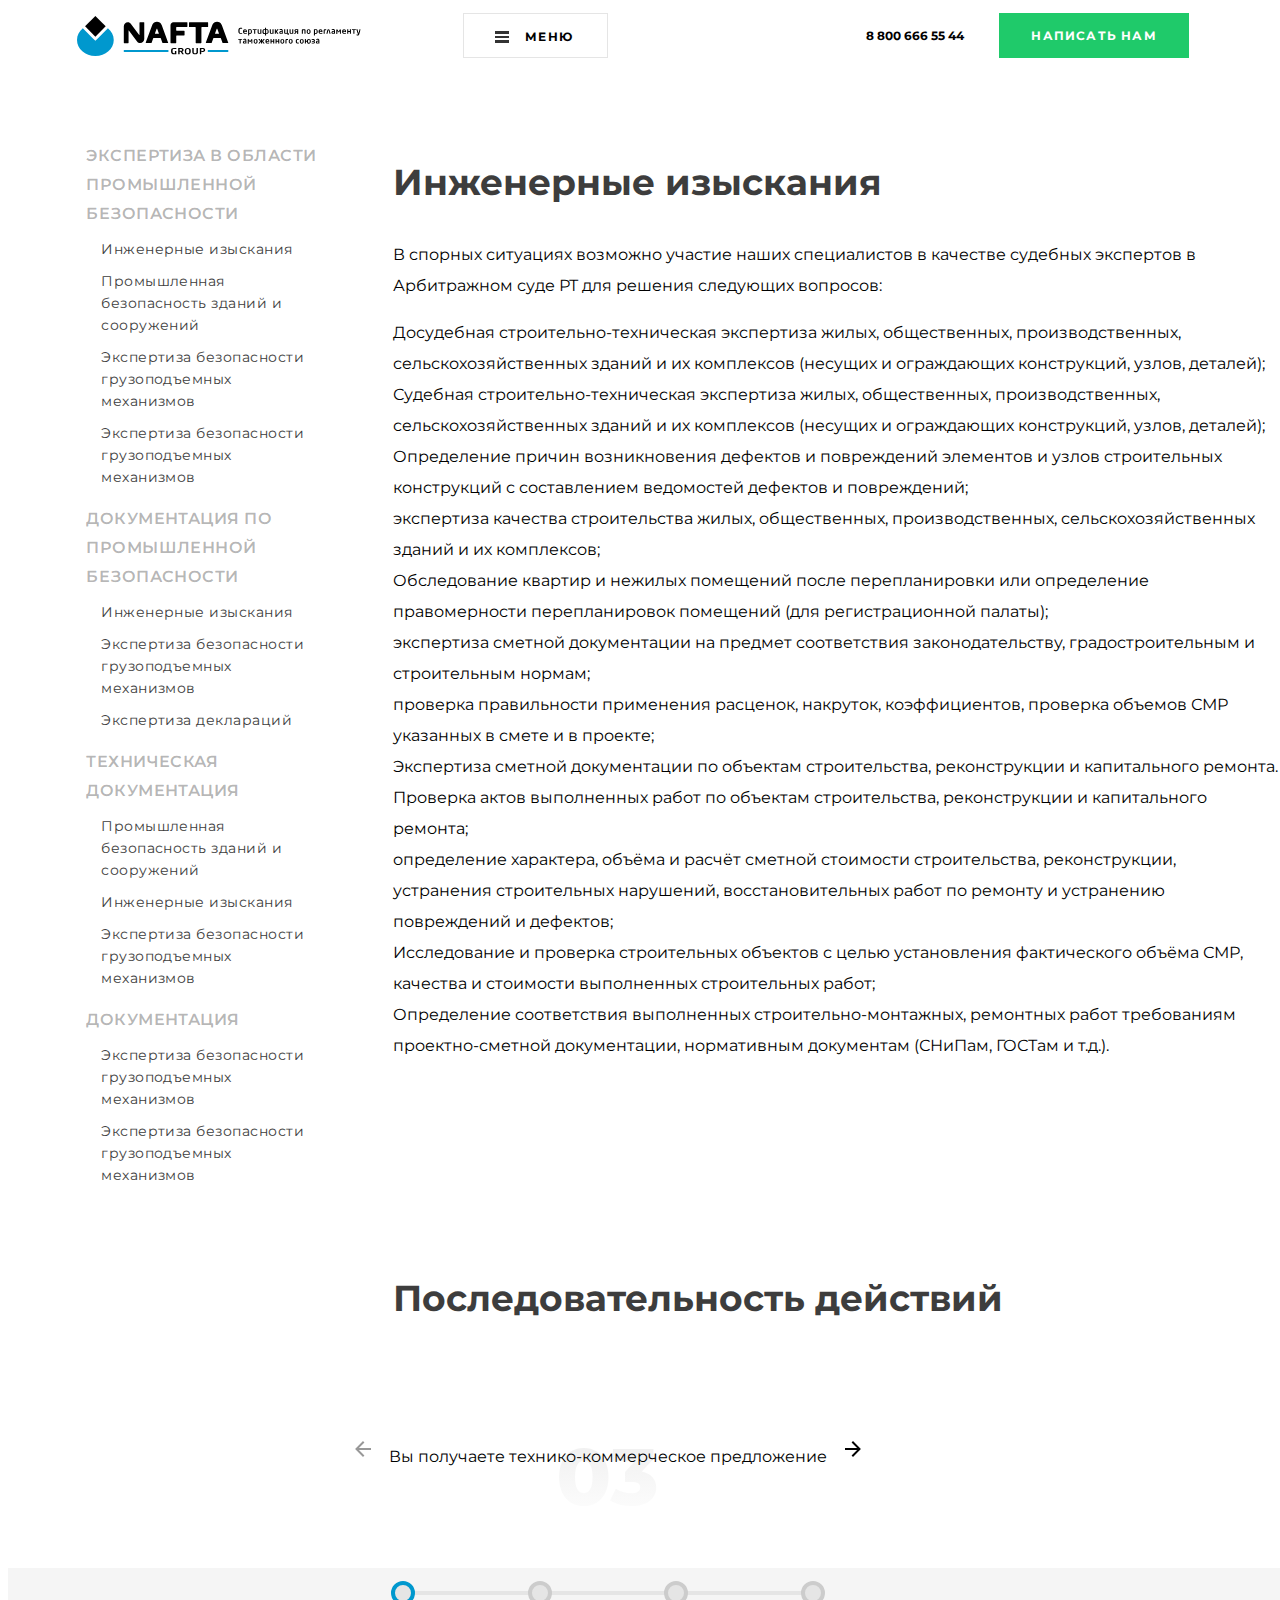
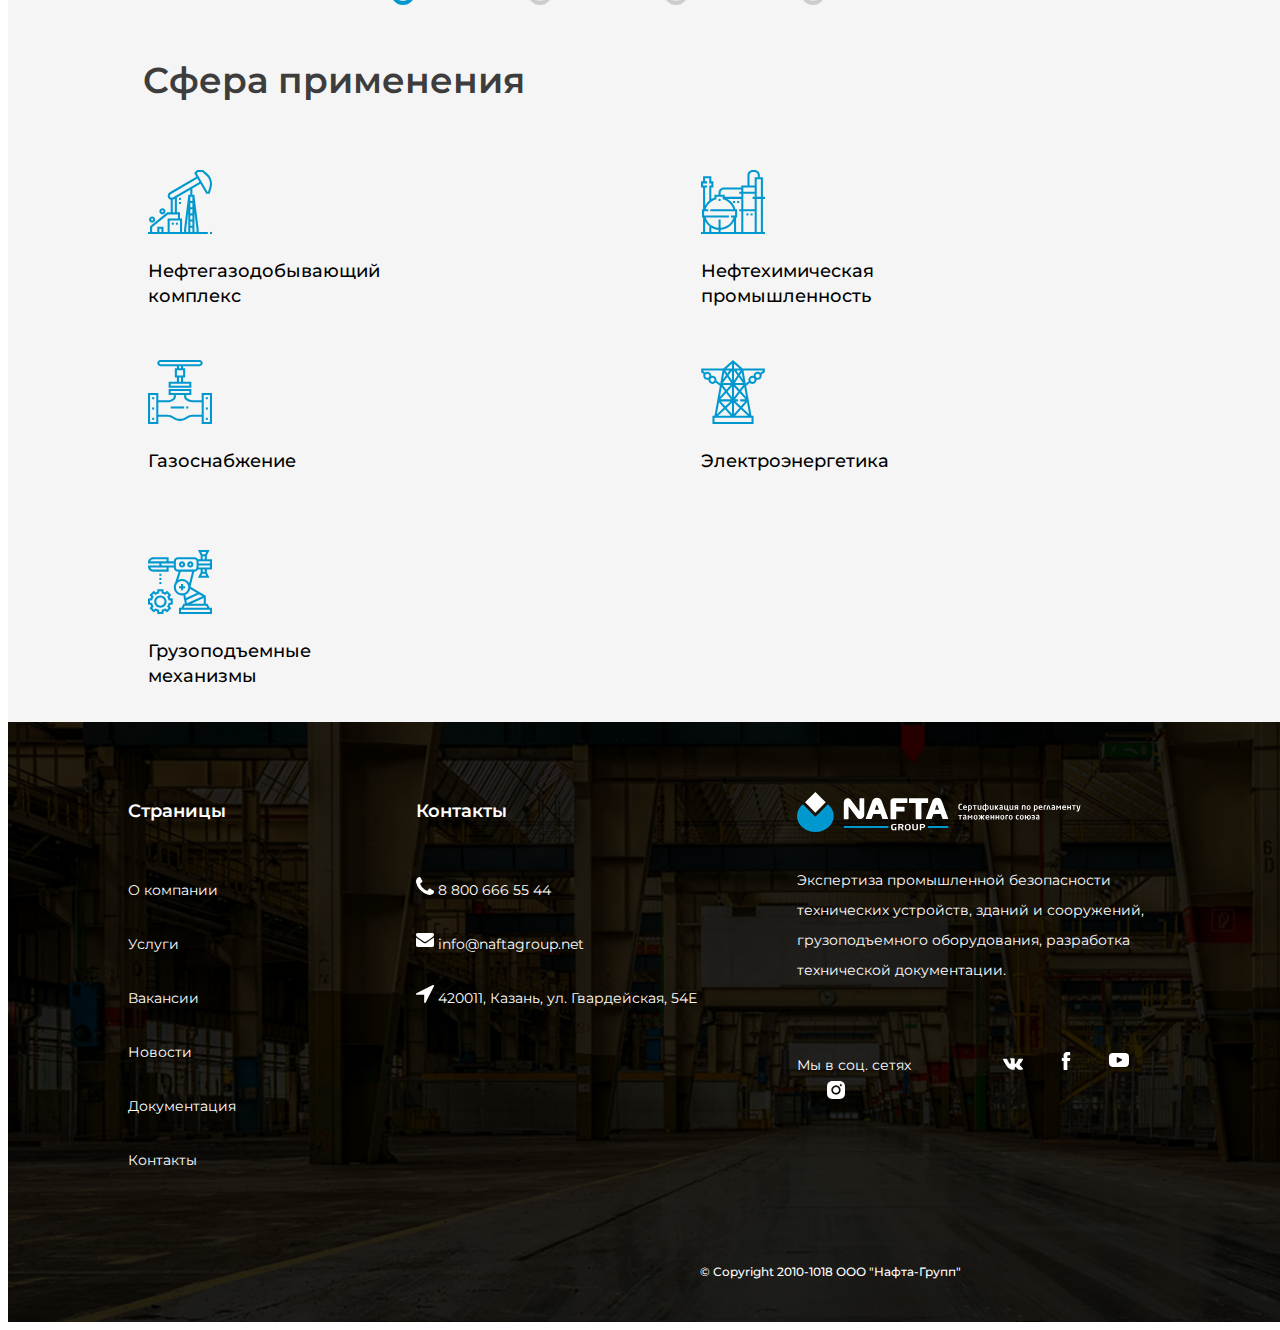
<file: pages/services.html>
<!DOCTYPE html>
<html lang="en">
<head>
    <meta charset="UTF-8">
    <meta name="viewport" content="width=device-width, initial-scale=1">
    <title>Document</title>
    <link rel="stylesheet" href="../css/services_style.css">
    <link href="https://fonts.googleapis.com/css?family=Montserrat:400,700&amp;subset=cyrillic,cyrillic-ext" rel="stylesheet">
</head>
<body>
    <div class="container">
        <header>
            <img class="logo" src="../img/icons/logo+text.svg" alt="logo">
            <div class="menu">
                <div class="bar" onclick="myFunction(this)">
                    <div class="bar1"></div>
                    <div class="bar2"></div>
                    <div class="bar3"></div>
                </div>
                <div class="menu1">МЕНЮ</div>
            </div>
            <div class="number">8 800 666 55 44</div>
            <button class="write">НАПИСАТЬ НАМ</button>
        </header>
    </div>
    <div class="content">
        <aside>
            <ul> ЭКСПЕРТИЗА В ОБЛАСТИ ПРОМЫШЛЕННОЙ БЕЗОПАСНОСТИ
                <li>Инженерные изыскания</li>
                <li>Промышленная безопасность зданий и сооружений </li>
                <li>Экспертиза безопасности грузоподъемных механизмов</li>
                <li>Экспертиза безопасности грузоподъемных механизмов </li>
            </ul>
            <ul> ДОКУМЕНТАЦИЯ ПО ПРОМЫШЛЕННОЙ БЕЗОПАСНОСТИ
                <li>Инженерные изыскания</li>
                <li>Экспертиза безопасности грузоподъемных механизмов </li>
                <li>Экспертиза деклараций</li>
            </ul>
            <ul> ТЕХНИЧЕСКАЯ ДОКУМЕНТАЦИЯ
                <li>Промышленная безопасность зданий и сооружений </li>
                <li>Инженерные изыскания</li>
                <li>Экспертиза безопасности грузоподъемных механизмов </li>
            </ul>
            <ul> ДОКУМЕНТАЦИЯ
                <li>Экспертиза безопасности грузоподъемных механизмов </li>
                <li>Экспертиза безопасности грузоподъемных механизмов </li>
            </ul>
        </aside>
        <main>
            <h1>Инженерные изыскания</h1>
            <p class="par">В спорных ситуациях возможно участие наших специалистов в качестве судебных экспертов в Арбитражном суде РТ для решения следующих вопросов:</p> 
            <p class="par">Досудебная строительно-техническая экспертиза жилых, общественных, производственных, сельскохозяйственных зданий и их комплексов (несущих и ограждающих конструкций, узлов, деталей);<br>Судебная строительно-техническая экспертиза жилых, общественных, производственных, сельскохозяйственных зданий и их комплексов (несущих и ограждающих конструкций, узлов, деталей);<br> Определение причин возникновения дефектов и повреждений элементов и узлов строительных конструкций с составлением ведомостей дефектов и повреждений;<br> экспертиза качества строительства жилых, общественных, производственных, сельскохозяйственных зданий и их комплексов;<br> Обследование квартир и нежилых помещений после перепланировки или определение правомерности перепланировок помещений (для регистрационной палаты);<br> экспертиза сметной документации на предмет соответствия законодательству, градостроительным и строительным нормам;<br> проверка правильности применения расценок, накруток, коэффициентов, проверка объемов СМР указанных в смете и в проекте;<br> Экспертиза сметной документации по объектам строительства, реконструкции и капитального ремонта. Проверка актов выполненных работ по объектам строительства, реконструкции и капитального ремонта;<br> определение характера, объёма и расчёт сметной стоимости строительства, реконструкции, устранения строительных нарушений, восстановительных работ по ремонту и устранению повреждений и дефектов;<br> Исследование и проверка строительных объектов с целью установления фактического объёма СМР, качества и стоимости выполненных строительных работ;<br> Определение соответствия выполненных строительно-монтажных, ремонтных работ требованиям проектно-сметной документации, нормативным документам (СНиПам, ГОСТам и т.д.).</p>
            <h1 class="bottom">Последовательность действий</h1>
            <div class="stepped">
                <div class="button-container">
                  <div class="btn btn-prev disabled"><img src="../img/icons/prev.svg"></div>      
                  <p class="title">Вы получаете технико-коммерческое предложение</p>
                  <div class="btn btn-next"><img src="../img/icons/next.svg"></div>
              </div>
              <div class="step-1" id="checkout-progress" data-current-step="1">
                  <div class="progress-bar">
                    <div class="step step-1 active">
                      <div class="fa fa-check opaque"></div>
                  </div>
                  <div class="step step-2">
                      <div class="fa fa-check opaque"></div>
                  </div>
                  <div class="step step-3">
                      <div class="fa fa-check opaque"></div>
                  </div>
                  <div class="step step-4">
                      <div class="fa fa-check opaque"></div>
                  </div>
              </div>
          </div>
      </div>
  </main>
</div>
 <div class="clear"></div>
    <div class="container1">
        <div class="description">
            <div class="head">Cфера применения</div>
            <div class="wrapper">
                <div class="wrapperRow">
                    <div class="block">
                        <div>
                            <img src="../img/icons/pump-jack.svg" alt="icon">
                            <p> Нефтегазодобывающий<br>комплекс</p>
                        </div>
                    </div>
                    <div class="block">
                        <div>
                            <img src="../img/icons/refinery.svg" alt="icon">
                            <p>Нефтехимическая промышленность</p>
                        </div>
                    </div>
                    <div class="block">
                        <div>
                            <img src="../img/icons/pipe (1).svg" alt="icon">
                            <p>Газоснабжение</p>
                        </div>
                    </div>
                    <div class="block">
                        <div>
                            <img src="../img/icons/electric-tower.svg" alt="icon">
                            <p>Электроэнергетика</p>
                        </div>
                    </div>
                    <div class="block">
                        <div>
                            <img src="../img/icons/assembly.svg" alt="icon">
                            <p>Грузоподъемные<br>механизмы</p>
                        </div>
                    </div>
                    <div class="block">
                        <div>
                        </div>
                    </div>
                </div>
            </div>
        </div>
    </div>
    <div class="container2">
    <div class="left">
        <div class="pages">
            <h4>Страницы</h4>
            <div class="point">
                <p>О компании</p>
                <p>Услуги</p>
                <p>Вакансии</p>
                <p>Новости</p>
                <p>Документация</p>
                <p>Контакты</p>
            </div>
        </div>
        <div class="contacts">
            <h4>Контакты</h4>
            <div class="point">
                <p><img src="../img/icons/phone.svg" alt="icon"> 8 800 666 55 44 </p>
                <p><img src="../img/icons/mail.svg" alt="icon"> info@naftagroup.net</p>
                <p><img src="../img/icons/vector.svg" alt="icon"> 420011, Казань, ул. Гвардейская, 54Е</p>
            </div>
        </div>
    </div>
    <div class="right">
        <div><img src="../img/icons/logo+text-white.svg" alt="logo"></div>
        <div class="speech">
            <p>Экспертиза промышленной безопасности технических устройств, зданий и сооружений, грузоподъемного оборудования, разработка технической документации.</p>
        </div>
        <div class="networks">
            <p>Мы в соц. сетях <span><img src="../img/icons/vk.svg" alt="icon">
                <img src="../img/icons/facebook.svg" alt="icon">
                <img src="../img/icons/youtube.svg" alt="icon">
                <img src="../img/icons/instagram.svg" alt="icon"></span>
            </p>
        </div>
    </div>
    <div class="copy">© Copyright 2010-1018 ООО "Нафта-Групп"</div>
</div>
<script type="text/javascript" src="../js/jquery-1.11.0.min.js"></script>
<script type="text/javascript" src="../js/progress_script.js"></script>  
</body>
</html>
</file>
<file: css/style.css>
body {
  width: 100%;
  height: 100%; }
.container {
  position: relative; }
header {
  padding-top: 27px; }
.logo {
  position: absolute;
  left: 9.38%;
  right: 70.93%;
  top: 30%;
  bottom: 80%; }
.menu {
  display: flex;
  margin-top: 5px;
  width: 145px;
  height: 28px;
  border: 1px solid rgba(0, 0, 0, 0.1);
  position: absolute;
  left: 43.57%;
  right: 22.14%;
  top: 0%;
  bottom: 0%;
  padding-top: 15px;
  text-align: center;
  font-family: Montserrat;
  font-style: normal;
  font-weight: bold;
  line-height: normal;
  font-size: 12px;
  letter-spacing: 0.1em;
  text-transform: uppercase; }
.bar {
  display: inline-block;
  cursor: pointer; 
  margin-left: 31px; }
.menu1 {
  margin-left: 16px; }
.bar1, .bar2, .bar3 {
  width: 14px;
  height: 2.5px;
  background-color: #333;
  margin: 2px 0; }
.number {
  position: absolute;
  width: 100px;
  left: 67.01%;
  right: 26.04%;
  top: 75%;
  bottom: 43%;
  font-family: Montserrat;
  font-style: normal;
  font-weight: bold;
  line-height: normal;
  font-size: 12px;
  text-transform: uppercase; }
.btn {
  margin-top: 5px;
  border: none;
  width: 190px;
  height: 45px;
  position: absolute;
  left: 77.43%;
  right: 0%;
  top: 0%;
  bottom: 0%;
  background: #1fca6a; 
  font-family: Montserrat;
  font-style: normal;
  font-weight: bold;
  line-height: normal;
  font-size: 12px;
  color: #fff;
  text-align: center;
  letter-spacing: 0.1em;
  text-transform: uppercase; }
main {
  position: absolute;
  width: 100%;
  height: 700px;
  left: 0px;
  top: 100px;
  background-image: url("../img/backgrounds/bg.jpg");
  background-size: cover; }
.caption {
  position: absolute;
  color: #fff;
  width: 253px;
  height: 48px;
  left: 200px;
  top: 350px;
  font-family: Montserrat;
  font-style: normal;
  font-weight: normal;
  line-height: 48px;
  font-size: 20px;
  letter-spacing: 0.1em; } 
hr {
  position: absolute;
  top: 12px;
  left: -86px;
  background: #0098d1;
  border: none;
  width: 50px;
  height: 2px; }
.about {
  position: absolute;
  color: #fff;
  width: 239px;
  height: 66px;
  left: 135px;
  top: 384px;
  font-family: Montserrat;
  font-style: normal;
  font-weight: bold;
  line-height: 66px;
  font-size: 36px; }
.container1 {
  padding-top: 620px; 
  background: url("../img/backgrounds/2012.svg") no-repeat right bottom; }
.description {
  margin-left:auto;
  margin-right:auto;
  max-width: 1440px;
  max-height: 900px; }
.head {
  padding-left: 135px;
  margin-top: 200px;
  height: 62px;
  color: #181412;
  font-family: Montserrat;
  font-style: normal;
  font-weight: 600;
  line-height: 61px;
  font-size: 36px; }
.wrapper {
  font-family: Montserrat;
  font-style: normal;
  font-weight: 500;
  line-height: 31px;
  font-size: 14px;
  margin: 30px auto 0 30px; 
  padding-left: 45px;}
.wrapperRow {
  display: flex;
  flex-wrap: wrap;
  margin: 0 50px; }
.block {
  padding-top: 65px; 
  padding: 15px;
  flex-grow: 1; }
.block > div {
  text-align: left;
  line-height: 25px;
  height: 160px;
  width: 339px;
  overflow: hidden; }
.container2 {
  position: relative; 
  top: 200px; }
.photo {
  position: absolute; 
  left: 10.375%; }
.text {
  position: absolute;
  width: 585px;
  height: 581px;
  right: 10.375% }
.headline {
  position: absolute;
  font-family: Montserrat;
  font-style: normal;
  font-weight: 600;
  line-height: 61px;  
  font-size: 36px; }  
.sometext {
  position: absolute;
  top: 187px;
  width: 585px;     /*удалить*/
  height: 384px;   /*удалить*/
  font-family: Montserrat;
  font-style: normal;
  font-weight: normal;
  font-size: 14px;  
  line-height: 26px; }
.container3 {
  padding-top: 1000px;  }
.info {
  float: left;
  margin-left: 10.375%;
  width: 40.625%;} 
h3 {
  top: 2px;
  font-family: Montserrat;
  font-style: normal;
  font-weight: normal;
  line-height: 48px;
  font-size: 20px;
  letter-spacing: 0.1em; }
h3::before {
  content: '';
  display: inline-block;
  vertical-align: middle;
  border: solid #FFF;
  border-width: 0 10px;
  background: #0098d1;
  width: 50px;
  height: 2px; }
h1 {
  font-family: Montserrat;
  font-style: normal;
  font-weight: 600;
  line-height: 61px;
  font-size: 36px; }
.points {
  padding-top: 80px; }
.position {
  font-family: Montserrat;
  font-style: normal;
  font-weight: normal;
  font-size: 14px;  
  line-height: 31px; }
.skills {
  padding-top: 60px;
  font-family: Montserrat;
  font-style: normal;
  font-weight: normal;
  line-height: 31px;
  font-size: 14px; }
.navigation {
  position: relative; 
  float: right; 
  margin-bottom: 300px;
  margin-right: 10.375%; 
  width: 50%;
  max-width: 478px;
  height: 571px; 
  background-image: url("../img/photos/man.jpg"); }
.next {
  border: none;
  position: absolute;
  width: 64px;
  height: 64px;
  background: #fff;
  left: 414px;
  top: 507px; }
.prev {
  border: none;
  position: absolute;
  width: 64px;
  height: 64px;
  background: #fff;
  left: 350px;
  top: 507px; }
.container4 {
  margin-top: 750px;
  box-sizing: border-box;
  width: 100%;
  max-width: 100vw;
  height: 811px;
  background-color: #0098d1;
  margin-left: auto;
  margin-right: auto; }
.title {
  padding-top: 161px;
  padding-left: 380px;
  color: #fff;
  font-family: Montserrat;
  font-style: normal;
  font-weight: 600;
  line-height: 61px;
  font-size: 36px; }
.first {
  display: flex;
  font-family: Avenir;
  -webkit-text-size-adjust: 100%;
  -webkit-font-smoothing: antialiased; }
.second {
  display: grid;
  font-family: Avenir;
  -webkit-text-size-adjust: 100%;
  -webkit-font-smoothing: antialiased; }
form {
  margin-left: 343px;
  margin-top: 20px; }
.inp1, .inp2 {
  position: relative;
  margin: 30px; }
.inp1 .label, .inp2 .label {
  position: absolute;
  top: 26px;
  left: 0;
  font-family: Montserrat;
  font-style: normal;
  font-weight: 500;
  line-height: 20px;
  font-size: 12px;
  transform-origin: 0 0;
  transition: all 0.2s ease;
  color: rgba(255, 255, 255, 0.5); }
.inp1 .border {
  position: absolute;
  bottom: 0;
  left: 0;
  height: 2px;
  width: 360px;
  background: #1FCA6A;;
  transform: scaleX(0);
  transform-origin: 0 0;
  transition: all 0.15s ease; }
.inp2 .border {
  position: absolute;
  bottom: 0;
  left: 0;
  height: 2px;
  width: 774px;
  background: #1FCA6A;;
  transform: scaleX(0);
  transform-origin: 0 0;
  transition: all 0.15s ease; }
.inp1 input {
  -webkit-appearance: none;
  width: 360px;
  border: 0;
  font-family: inherit;
  padding: 7px 0;
  height: 48px;
  font-family: Montserrat;
  font-style: normal;
  font-weight: 500;
  line-height: 27px;
  font-size: 16px;
  color: rgba(255, 255, 255, 0.5);
  border-bottom: 1px solid rgba(255, 255, 255, 0.5);
  background: none;
  transition: all 0.15s ease;
  transition: all 0.15s ease; }
.inp2 input {
  -webkit-appearance: none;
  width: 774px;
  border: 0;
  padding: 7px 0;
  height: 48px;
  font-family: Montserrat;
  font-style: normal;
  font-weight: 500;
  line-height: 27px;
  font-size: 16px;
  color: rgba(255, 255, 255, 0.5);
  border-bottom: 1px solid rgba(255, 255, 255, 0.5);
  background: none;
  transition: all 0.15s ease; }
.inp1 input:hover {
  background: rgba(34,50,84,0.03); }
.inp1 input:not(:placeholder-shown) + span {
  color: #5a667f;
  transform: translateY(-26px) scale(0.75); }
.inp1 input:focus {
  background: none;
  outline: none; }
.inp1 input:focus + span {
  color: rgba(255, 255, 255, 0.5);;
  transform: translateY(-26px) scale(0.75); }
.inp1 input:focus + span + .border {
  transform: scaleX(1); }
.inp2 input:hover {
  background: rgba(34,50,84,0.03); }
.inp2 input:not(:placeholder-shown) + span {
  color: #5a667f;
  transform: translateY(-26px) scale(0.75); }
.inp2 input:focus {
  background: none;
  outline: none; }
.inp2 input:focus + span {
  color: rgba(255, 255, 255, 0.5);;
  transform: translateY(-26px) scale(0.75); }
.inp2 input:focus + span + .border {
  transform: scaleX(1); }
.send {
  padding-top: 45px;
  padding-left: 620px; }
.send > input {
  border: none;
  width: 190px;
  height: 45px;
  background: #1fca6a; 
  font-family: Montserrat;
  font-style: normal;
  font-weight: bold;
  line-height: normal;
  font-size: 12px;
  color: #fff;
  text-align: center;
  letter-spacing: 0.1em;
  text-transform: uppercase;  }
::-webkit-input-placeholder {
  font-family: Montserrat;
  font-style: normal;
  font-weight: 500;
  line-height: 27px;
  font-size: 16px;
  color: rgba(255, 255, 255, 0.5); }
::-moz-placeholder {
  font-family: Montserrat;
  font-style: normal;
  font-weight: 500;
  line-height: 27px;
  font-size: 16px;
  color: rgba(255, 255, 255, 0.5);} 
:-moz-placeholder {
  font-family: Montserrat;
  font-style: normal;
  font-weight: 500;
  line-height: 27px;
  font-size: 16px;
  color: rgba(255, 255, 255, 0.5);} 
:-ms-input-placeholder {
  font-family: Montserrat;
  font-style: normal;
  font-weight: 500;
  line-height: 27px;
  font-size: 16px;
  color: rgba(255, 255, 255, 0.5); } 
.container5 {
  width: 100%;
  max-width: 100vw;
  height: 600px;
  background-image: url("../img/backgrounds/footer.png");
  background-size: cover; }
.left {
  margin-left: 9.375%;
  margin-top: 50px;
  float: left;
  width: 45%;
  height: 80%; }
h4 {
  color: #fff;
  font-family: Montserrat;
  font-style: normal;
  font-weight: 600;
  line-height: 31px;
  font-size: 18px; }
.par {
  padding-top: 5px; }
.par p {
  color: #fff;
  font-family: Montserrat;
  font-style: normal;
  font-weight: normal;
  line-height: 40px;
  font-size: 14px; }
.pages {
  float: left;
  width: 50%;
  height: 50%; }
.right {
  margin-right: 8.375%;
  margin-top: 70px;
  float: right;
  width: 30%;
  height: 60%; }
.speech {
  width: 387px;
  height: 120px; 
  padding-top: 15px; }
.speech p {
  color: #fff;
  font-family: Montserrat;
  font-style: normal;
  font-weight: normal;
  line-height: 30px;
  font-size: 14px; }
.networks {
  padding-top: 80px;
  color: #fff; 
  font-family: Montserrat;
  font-style: normal;
  font-weight: normal;
  line-height: 30px;
  font-size: 14px; }
.networks span {
  padding-left: 58.2px; }
.networks img {
  padding-left: 30px; }
.copy {
  position: absolute;
  display: inline;
  width: 360px;
  height: 21px;
  color: #fff;
  font-family: Montserrat;
  font-style: normal;
  font-weight: 500;
  line-height: 20px;
  font-size: 12px;  
  left: 700px;
  right: 700px; 
  padding-top: 540px; }




@media (max-width: 1024px) {
    
}
@media (max-width: 960px) {

}                 
@media (max-width: 768px) {

}
@media  (max-width: 640px) {

}
</file>
<file: css/contacts_style.css>
body {
  width: 100%;
  height: 100%; }
.container {
  display: block;
  position: relative; }
header {
  padding-top: 27px; }
.logo {
  position: absolute;
  left: 9.38%;
  right: 70.93%;
  top: 30%;
  bottom: 80%; }
.menu {
  display: flex;
  margin-top: 5px;
  width: 145px;
  height: 28px;
  border: 1px solid rgba(0, 0, 0, 0.1);
  position: absolute;
  left: 43.57%;
  right: 22.14%;
  top: 0%;
  bottom: 0%;
  padding-top: 15px;
  text-align: center;
  font-family: Montserrat;
  font-style: normal;
  font-weight: bold;
  line-height: normal;
  font-size: 12px;
  letter-spacing: 0.1em;
  text-transform: uppercase; }
.bar {
  display: inline-block;
  cursor: pointer; 
  margin-left: 31px; }
.menu1 {
  margin-left: 16px; }
.bar1, .bar2, .bar3 {
  width: 14px;
  height: 2.5px;
  background-color: #333;
  margin: 2px 0; }
.number {
  position: absolute;
  width: 100px;
  left: 67.01%;
  right: 26.04%;
  top: 75%;
  bottom: 43%;
  font-family: Montserrat;
  font-style: normal;
  font-weight: bold;
  line-height: normal;
  font-size: 12px;
  text-transform: uppercase; }
.btn {
  margin-top: 5px;
  border: none;
  width: 190px;
  height: 45px;
  position: absolute;
  left: 77.43%;
  right: 0%;
  top: 0%;
  bottom: 0%;
  background: #1fca6a; 
  font-family: Montserrat;
  font-style: normal;
  font-weight: bold;
  line-height: normal;
  font-size: 12px;
  color: #fff;
  text-align: center;
  letter-spacing: 0.1em;
  text-transform: uppercase; }
.main {
  box-sizing: border-box;
  padding-top: 50px;
  background: url("../img/backgrounds/union.svg") top left no-repeat; }
.content {
  width: 100% }
.content__row {
  display: flex;
  flex-wrap: wrap; }
.content-item {
  width: 50%;
  height: 100%;
  flex-grow: 1; }
.content-item > div > img {
  width: 97%;
  overflow: hidden; }
.content-text {
  width: 50%; 
  height: 100%;
  flex-grow: 1; }
.content-text > div {
  width: 77.56944444444444%;
  overflow: hidden; }
.caption {
  padding-top: 135px;
  padding-left: 135px;
  font-family: Montserrat;
  font-style: normal;
  font-weight: bold;
  line-height: 66px;
  font-size: 36px; }
.description {
  padding-top: 80px;
  padding-left: 135px; 
  overflow: hidden;
  font-family: Montserrat;
  font-style: normal;
  font-weight: normal;
  line-height: 26px;
  font-size: 14px; }
.container1 {
  margin-top: ;
  box-sizing: border-box;
  width: 100%;
  max-width: 100vw;
  height: 811px;
  background-color: #0098d1;
  margin-left: auto;
  margin-right: auto; }
.title {
  padding-top: 161px;
  padding-left: 380px;
  color: #fff;
  font-family: Montserrat;
  font-style: normal;
  font-weight: 600;
  line-height: 61px;
  font-size: 36px; }
.first {
  display: flex;
  font-family: Avenir;
  -webkit-text-size-adjust: 100%;
  -webkit-font-smoothing: antialiased; }
.second {
  display: grid;
  font-family: Avenir;
  -webkit-text-size-adjust: 100%;
  -webkit-font-smoothing: antialiased; }
form {
  margin-left: 343px;
  margin-top: 20px; }
.inp1, .inp2 {
  position: relative;
  margin: 30px; }
.inp1 .label, .inp2 .label {
  position: absolute;
  top: 26px;
  left: 0;
  font-family: Montserrat;
  font-style: normal;
  font-weight: 500;
  line-height: 20px;
  font-size: 12px;
  transform-origin: 0 0;
  transition: all 0.2s ease;
  color: rgba(255, 255, 255, 0.5); }
.inp1 .border {
  position: absolute;
  bottom: 0;
  left: 0;
  height: 2px;
  width: 360px;
  background: #1FCA6A;;
  transform: scaleX(0);
  transform-origin: 0 0;
  transition: all 0.15s ease; }
.inp2 .border {
  position: absolute;
  bottom: 0;
  left: 0;
  height: 2px;
  width: 774px;
  background: #1FCA6A;;
  transform: scaleX(0);
  transform-origin: 0 0;
  transition: all 0.15s ease; }
.inp1 input {
  -webkit-appearance: none;
  width: 360px;
  border: 0;
  font-family: inherit;
  padding: 7px 0;
  height: 48px;
  font-family: Montserrat;
  font-style: normal;
  font-weight: 500;
  line-height: 27px;
  font-size: 16px;
  color: rgba(255, 255, 255, 0.5);
  border-bottom: 1px solid rgba(255, 255, 255, 0.5);
  background: none;
  transition: all 0.15s ease;
  transition: all 0.15s ease; }
.inp2 input {
  -webkit-appearance: none;
  width: 774px;
  border: 0;
  padding: 7px 0;
  height: 48px;
  font-family: Montserrat;
  font-style: normal;
  font-weight: 500;
  line-height: 27px;
  font-size: 16px;
  color: rgba(255, 255, 255, 0.5);
  border-bottom: 1px solid rgba(255, 255, 255, 0.5);
  background: none;
  transition: all 0.15s ease; }
.inp1 input:hover {
  background: rgba(34,50,84,0.03); }
.inp1 input:not(:placeholder-shown) + span {
  color: #5a667f;
  transform: translateY(-26px) scale(0.75); }
.inp1 input:focus {
  background: none;
  outline: none; }
.inp1 input:focus + span {
  color: rgba(255, 255, 255, 0.5);;
  transform: translateY(-26px) scale(0.75); }
.inp1 input:focus + span + .border {
  transform: scaleX(1); }
.inp2 input:hover {
  background: rgba(34,50,84,0.03); }
.inp2 input:not(:placeholder-shown) + span {
  color: #5a667f;
  transform: translateY(-26px) scale(0.75); }
.inp2 input:focus {
  background: none;
  outline: none; }
.inp2 input:focus + span {
  color: rgba(255, 255, 255, 0.5);;
  transform: translateY(-26px) scale(0.75); }
.inp2 input:focus + span + .border {
  transform: scaleX(1); }
.send {
  padding-top: 45px;
  padding-left: 620px; }
.send > input {
  border: none;
  width: 190px;
  height: 45px;
  background: #1fca6a; 
  font-family: Montserrat;
  font-style: normal;
  font-weight: bold;
  line-height: normal;
  font-size: 12px;
  color: #fff;
  text-align: center;
  letter-spacing: 0.1em;
  text-transform: uppercase;  }
::-webkit-input-placeholder {
  font-family: Montserrat;
  font-style: normal;
  font-weight: 500;
  line-height: 27px;
  font-size: 16px;
  color: rgba(255, 255, 255, 0.5); }
::-moz-placeholder {
  font-family: Montserrat;
  font-style: normal;
  font-weight: 500;
  line-height: 27px;
  font-size: 16px;
  color: rgba(255, 255, 255, 0.5);} 
:-moz-placeholder {
  font-family: Montserrat;
  font-style: normal;
  font-weight: 500;
  line-height: 27px;
  font-size: 16px;
  color: rgba(255, 255, 255, 0.5);} 
:-ms-input-placeholder {
  font-family: Montserrat;
  font-style: normal;
  font-weight: 500;
  line-height: 27px;
  font-size: 16px;
  color: rgba(255, 255, 255, 0.5); } 
.container2 {
  width: 100%;
  max-width: 100vw;
  height: 600px;
  background-image: url("../img/backgrounds/footer.png");
  background-size: cover; }
.left {
  margin-left: 9.375%;
  margin-top: 50px;
  float: left;
  width: 45%;
  height: 80%; }
h4 {
  color: #fff;
  font-family: Montserrat;
  font-style: normal;
  font-weight: 600;
  line-height: 31px;
  font-size: 18px; }
.par {
  padding-top: 5px; }
.par p {
  color: #fff;
  font-family: Montserrat;
  font-style: normal;
  font-weight: normal;
  line-height: 40px;
  font-size: 14px; }
.pages {
  float: left;
  width: 50%;
  height: 50%; }
.right {
  margin-right: 8.375%;
  margin-top: 70px;
  float: right;
  width: 30%;
  height: 60%; }
.speech {
  width: 387px;
  height: 120px; 
  padding-top: 15px; }
.speech p {
  color: #fff;
  font-family: Montserrat;
  font-style: normal;
  font-weight: normal;
  line-height: 30px;
  font-size: 14px; }
.networks {
  padding-top: 80px;
  color: #fff; 
  font-family: Montserrat;
  font-style: normal;
  font-weight: normal;
  line-height: 30px;
  font-size: 14px; }
.networks span {
  padding-left: 58.2px; }
.networks img {
  padding-left: 30px; }
.copy {
  position: absolute;
  display: inline;
  width: 360px;
  height: 21px;
  color: #fff;
  font-family: Montserrat;
  font-style: normal;
  font-weight: 500;
  line-height: 20px;
  font-size: 12px;  
  left: 700px;
  right: 700px; 
  padding-top: 540px; }




@media  (max-width: 640px) {
.number, .btn {
  display: none; }
.menu {
  top: 65px;
  left: 85px; }
.content {
  display: none;
}
form {
  margin-left: 0;
}
}
</file>
<file: css/our_services_style.css>
body {
  width: 100%;
  height: 100%; }
.container {
  position: relative; }
header {
  padding-top: 27px; }
.logo {
  position: absolute;
  left: 9.38%;
  right: 70.93%;
  top: 30%;
  bottom: 80%; }
.menu {
  display: flex;
  margin-top: 5px;
  width: 145px;
  height: 28px;
  border: 1px solid rgba(0, 0, 0, 0.1);
  position: absolute;
  left: 43.57%;
  right: 22.14%;
  top: 0%;
  bottom: 0%;
  padding-top: 15px;
  text-align: center;
  font-family: Montserrat;
  font-style: normal;
  font-weight: bold;
  line-height: normal;
  font-size: 12px;
  letter-spacing: 0.1em;
  text-transform: uppercase; }
.bar {
  display: inline-block;
  cursor: pointer; 
  margin-left: 31px; }
.menu1 {
  margin-left: 16px; }
.bar1, .bar2, .bar3 {
  width: 14px;
  height: 2.5px;
  background-color: #333;
  margin: 2px 0; }
.number {
  position: absolute;
  width: 100px;
  left: 67.01%;
  right: 26.04%;
  top: 75%;
  bottom: 43%;
  font-family: Montserrat;
  font-style: normal;
  font-weight: bold;
  line-height: normal;
  font-size: 12px;
  text-transform: uppercase; }
.btn {
  margin-top: 5px;
  border: none;
  width: 190px;
  height: 45px;
  position: absolute;
  left: 77.43%;
  right: 0%;
  top: 0%;
  bottom: 0%;
  background: #1fca6a; 
  font-family: Montserrat;
  font-style: normal;
  font-weight: bold;
  line-height: normal;
  font-size: 12px;
  color: #fff;
  text-align: center;
  letter-spacing: 0.1em;
  text-transform: uppercase; }
main {
  position: absolute;
  width: 100%;
  height: 700px;
  left: 0px;
  top: 100px;
  background-image: url("../img/backgrounds/bg_services.jpg");
  background-size: cover; }
.about {
  position: absolute;
  color: #fff;
  width: 259px;
  height: 66px;
  left: 135px;
  top: 394px;
  font-family: Montserrat;
  font-style: normal;
  font-weight: bold;
  line-height: 66px;
  font-size: 36px; }
.description {
  margin-top: 775px;
  margin-left:auto;
  margin-right:auto;
  max-width: 1440px;
  max-height: 900px; }
.list {
  width: 100%;
  height: 82px;
  border-bottom: 1px solid #fff;
  box-shadow: 0px 2px 8px rgba(0, 0, 0, 0.12); }
ul {
  padding-bottom: 16px;
  padding-left: 6.38%;
  display: inline-flex;
  list-style: none; }
li {
  padding: 20px;
  font-family: Montserrat;
  font-style: normal;
  font-weight: 600;
  line-height: 23px;
  font-size: 16px; }
li a {
  text-decoration: none;
  color: rgba(0, 0, 0, 0.6); }
li a:active {
  color: #1FCA6A; }
.wrapper {
  font-family: Montserrat;
  font-style: normal;
  font-weight: 500;
  line-height: 31px;
  font-size: 14px;
  margin: 30px auto 0 30px; 
  padding-left: 45px;}
.wrapperRow {
  display: flex;
  flex-wrap: wrap;
  margin: 0 50px; }
.block {
  padding-top: 65px; 
  padding: 15px;
  flex-grow: 1; }
.block > div {
  padding: 4px;
  box-shadow: 0px 8px 24px rgba(0, 0, 0, 0.12);
  background: url("../img/backgrounds/earth.svg") no-repeat right bottom;
  text-align: left;
  line-height: 25px;
  width: 349px;
  height: 349px;
  overflow: hidden; }
.block:hover div {
  background-color: #0098CE; }
.block:hover p, .block:hover a  {
  color: white; }
.block:hover svg #icon{
  fill: white; }
svg  {
  padding-left: 32px;
  padding-top: 32px; }
.head {
  padding-left: 32px;
  font-family: Montserrat;
  font-style: normal;
  font-weight: 500;
  line-height: 29px;
  font-size: 18px; 
  color: #3D3D3D; }
.matter {
  padding-left: 32px;
  font-family: Montserrat;
  font-style: normal;
  font-weight: normal;
  line-height: 26px;
  font-size: 14px;
  letter-spacing: -0.01em;
  color: #3D3D3D; }
.block .more {
  text-decoration: none;
  float: right;
  padding-right: 15px;
  margin-top: .5px;
  font-family: Montserrat;
  font-style: normal;
  font-weight: bold;
  line-height: normal;
  font-size: 12px;
  letter-spacing: 0.1em;
  text-transform: uppercase;
  color: #3D3D3D; }
.block .more1 {
  text-decoration: none;
  float: right;
  padding-right: 15px;
  margin-top: 25px;
  font-family: Montserrat;
  font-style: normal;
  font-weight: bold;
  line-height: normal;
  font-size: 12px;
  letter-spacing: 0.1em;
  text-transform: uppercase;
  color: #3D3D3D; }
svg #icon {
  transition: 200ms;
  transition-timing-function: ease-in-out;
  -webkit-transition: 200ms;
  -webkit-transition-timing-function: ease-in-out; }
.container3 {
  margin-top: 160px;
  box-sizing: border-box;
  width: 100%;
  max-width: 100vw;
  height: 811px;
  background-color: #0098d1;
  margin-left: auto;
  margin-right: auto; }
.title {
  padding-top: 161px;
  padding-left: 380px;
  color: #fff;
  font-family: Montserrat;
  font-style: normal;
  font-weight: 600;
  line-height: 61px;
  font-size: 36px; }
.first {
  display: flex;
  font-family: Avenir;
  -webkit-text-size-adjust: 100%;
  -webkit-font-smoothing: antialiased; }
.second {
  display: grid;
  font-family: Avenir;
  -webkit-text-size-adjust: 100%;
  -webkit-font-smoothing: antialiased; }
form {
  margin-left: 343px;
  margin-top: 20px; }
.inp1, .inp2 {
  position: relative;
  margin: 30px; }
.inp1 .label, .inp2 .label {
  position: absolute;
  top: 26px;
  left: 0;
  font-family: Montserrat;
  font-style: normal;
  font-weight: 500;
  line-height: 20px;
  font-size: 12px;
  transform-origin: 0 0;
  transition: all 0.2s ease;
  color: rgba(255, 255, 255, 0.5); }
.inp1 .border {
  position: absolute;
  bottom: 0;
  left: 0;
  height: 2px;
  width: 360px;
  background: #1FCA6A;;
  transform: scaleX(0);
  transform-origin: 0 0;
  transition: all 0.15s ease; }
.inp2 .border {
  position: absolute;
  bottom: 0;
  left: 0;
  height: 2px;
  width: 774px;
  background: #1FCA6A;;
  transform: scaleX(0);
  transform-origin: 0 0;
  transition: all 0.15s ease; }
.inp1 input {
  -webkit-appearance: none;
  width: 360px;
  border: 0;
  font-family: inherit;
  padding: 7px 0;
  height: 48px;
  font-family: Montserrat;
  font-style: normal;
  font-weight: 500;
  line-height: 27px;
  font-size: 16px;
  color: rgba(255, 255, 255, 0.5);
  border-bottom: 1px solid rgba(255, 255, 255, 0.5);
  background: none;
  transition: all 0.15s ease;
  transition: all 0.15s ease; }
.inp2 input {
  -webkit-appearance: none;
  width: 774px;
  border: 0;
  padding: 7px 0;
  height: 48px;
  font-family: Montserrat;
  font-style: normal;
  font-weight: 500;
  line-height: 27px;
  font-size: 16px;
  color: rgba(255, 255, 255, 0.5);
  border-bottom: 1px solid rgba(255, 255, 255, 0.5);
  background: none;
  transition: all 0.15s ease; }
.inp1 input:hover {
  background: rgba(34,50,84,0.03); }
.inp1 input:not(:placeholder-shown) + span {
  color: #5a667f;
  transform: translateY(-26px) scale(0.75); }
.inp1 input:focus {
  background: none;
  outline: none; }
.inp1 input:focus + span {
  color: rgba(255, 255, 255, 0.5);;
  transform: translateY(-26px) scale(0.75); }
.inp1 input:focus + span + .border {
  transform: scaleX(1); }
.inp2 input:hover {
  background: rgba(34,50,84,0.03); }
.inp2 input:not(:placeholder-shown) + span {
  color: #5a667f;
  transform: translateY(-26px) scale(0.75); }
.inp2 input:focus {
  background: none;
  outline: none; }
.inp2 input:focus + span {
  color: rgba(255, 255, 255, 0.5);;
  transform: translateY(-26px) scale(0.75); }
.inp2 input:focus + span + .border {
  transform: scaleX(1); }
.send {
  padding-top: 45px;
  padding-left: 620px; }
.send > input {
  border: none;
  width: 190px;
  height: 45px;
  background: #1fca6a; 
  font-family: Montserrat;
  font-style: normal;
  font-weight: bold;
  line-height: normal;
  font-size: 12px;
  color: #fff;
  text-align: center;
  letter-spacing: 0.1em;
  text-transform: uppercase;  }
::-webkit-input-placeholder {
  font-family: Montserrat;
  font-style: normal;
  font-weight: 500;
  line-height: 27px;
  font-size: 16px;
  color: rgba(255, 255, 255, 0.5); }
::-moz-placeholder {
  font-family: Montserrat;
  font-style: normal;
  font-weight: 500;
  line-height: 27px;
  font-size: 16px;
  color: rgba(255, 255, 255, 0.5);} 
:-moz-placeholder {
  font-family: Montserrat;
  font-style: normal;
  font-weight: 500;
  line-height: 27px;
  font-size: 16px;
  color: rgba(255, 255, 255, 0.5);} 
:-ms-input-placeholder {
  font-family: Montserrat;
  font-style: normal;
  font-weight: 500;
  line-height: 27px;
  font-size: 16px;
  color: rgba(255, 255, 255, 0.5); } 
.container4 {
  width:  100%;
  max-width: 100vw;
  height: 600px;
  background-image: url("../img/backgrounds/footer.png");
  background-size: cover; }
.left {
  margin-left: 9.375%;
  margin-top: 50px;
  float: left;
  width: 45%;
  height: 80%; }
h4 {
  color: #fff;
  font-family: Montserrat;
  font-style: normal;
  font-weight: 600;
  line-height: 31px;
  font-size: 18px; }
.par {
  padding-top: 5px; }
.par p {
  color: #fff;
  font-family: Montserrat;
  font-style: normal;
  font-weight: normal;
  line-height: 40px;
  font-size: 14px; }
.pages {
  float: left;
  width: 50%;
  height: 50%; }
.right {
  margin-right: 8.375%;
  margin-top: 70px;
  float: right;
  width: 30%;
  height: 60%; }
.speech {
  width: 387px;
  height: 120px; 
  padding-top: 15px; }
.speech p {
  color: #fff;
  font-family: Montserrat;
  font-style: normal;
  font-weight: normal;
  line-height: 30px;
  font-size: 14px; }
.networks {
  padding-top: 80px;
  color: #fff; 
  font-family: Montserrat;
  font-style: normal;
  font-weight: normal;
  line-height: 30px;
  font-size: 14px; }
.networks span {
  padding-left: 58.2px; }
.networks img {
  padding-left: 30px; }
.copy {
  position: absolute;
  display: inline;
  width: 360px;
  height: 21px;
  color: #fff;
  font-family: Montserrat;
  font-style: normal;
  font-weight: 500;
  line-height: 20px;
  font-size: 12px;  
  left: 700px;
  right: 700px; 
  padding-top: 540px; }
</file>
<file: css/services_style.css>
* {
  box-sizing: border-box; } 
body {
  width: 100%;
  height: 100%; }
.container {
  position: relative; }
header {
  padding-top: 27px; }
.logo {
  position: absolute;
  left: 5.38%;
  right: 70.93%;
  top: 30%;
  bottom: 80%; }
.menu {
  display: flex;
  margin-top: 5px;
  width: 145px;
  height: 45px;
  border: 1px solid rgba(0, 0, 0, 0.1);
  position: absolute;
  left: 35.57%;
  right: 22.14%;
  top: 0%;
  bottom: 0%;
  padding-top: 15px;
  text-align: center;
  font-family: Montserrat;
  font-style: normal;
  font-weight: bold;
  line-height: normal;
  font-size: 12px;
  letter-spacing: 0.1em;
  text-transform: uppercase; }
.bar {
  display: inline-block;
  cursor: pointer; 
  margin-left: 31px; }
.menu1 {
  margin-left: 16px; }
.bar1, .bar2, .bar3 {
  width: 14px;
  height: 2.5px;
  background-color: #333;
  margin: 2px 0; }
.number {
  position: absolute;
  width: 100px;
  left: 67.01%;
  right: 26.04%;
  top: 75%;
  bottom: 43%;
  font-family: Montserrat;
  font-style: normal;
  font-weight: bold;
  line-height: normal;
  font-size: 12px;
  text-transform: uppercase; }
.write {
  margin-top: 5px;
  border: none;
  width: 190px;
  height: 45px;
  position: absolute;
  left: 77.43%;
  right: 0%;
  top: 0%;
  bottom: 0%;
  background: #1fca6a; 
  font-family: Montserrat;
  font-style: normal;
  font-weight: bold;
  line-height: normal;
  font-size: 12px;
  color: #fff;
  text-align: center;
  letter-spacing: 0.1em;
  text-transform: uppercase; }
.content {
  margin-top: 80px; }
main {
  float: left;
  width: 75%;
  height: 100%;
  height: 961px;
  padding: 10px; }
h1 {
  padding-left: 55px;
  font-family: Montserrat;
  font-style: normal;
  font-weight: bold;
  line-height: 66px;
  font-size: 36px;
  color: #3d3d3d; }
.par {
  padding-left: 55px;
  font-family: Montserrat;
  font-style: normal;
  font-weight: normal;
  line-height: 31px;
  font-size: 16px; }
.bottom {
  padding-top: 180px; 
  padding-left: 55px; }
.stepped {
  margin-right: 400px; }
.title {
  height: 80px;
  background: url("../img/backgrounds/03.svg") no-repeat center top;
  font-family: Montserrat;
  font-style: normal;
  font-weight: normal;
  line-height: normal;
  font-size: 16px;
  text-align: center; }
.hidden {
  display: none; }
.opaque {
  opacity: 0;
  transition: 0.3s ease; }
.disabled {
  opacity: 0.4;
  pointer-events: none; }
#checkout-progress {
  width: 75.8%;
  margin: 0px auto;
  font-size: 2.5em;
  font-weight: 900;
  position: relative; }
#checkout-progress:before {
  content: "";
  position: absolute;
  left: 0;
  top: 50%;
  height: 4px;
  width: 100%;
  background-color: #E5E5E5;
  -webkit-transform: translateY(-50%) perspective(1000px);
          transform: translateY(-50%) perspective(1000px); }
#checkout-progress:after {
  content: "";
  position: absolute;
  left: 0;
  top: 50%;
  height: 4px;
  width: 100%;
  background-color: #0098CE;
  -webkit-transform: scaleX(0) translateY(-50%) perspective(1000px);
          transform: scaleX(0) translateY(-50%) perspective(1000px);
  -webkit-transform-origin: left center;
          transform-origin: left center;
  transition: -webkit-transform 0.5s ease;
  transition: transform 0.5s ease;
  transition: transform 0.5s ease, -webkit-transform 0.5s ease; }
#checkout-progress.step-2:after {
  -webkit-transform: scaleX(0.333) translateY(-50%) perspective(1000px);
          transform: scaleX(0.333) translateY(-50%) perspective(1000px); }
#checkout-progress.step-3:after {
  -webkit-transform: scaleX(0.666) translateY(-50%) perspective(1000px);
          transform: scaleX(0.666) translateY(-50%) perspective(1000px); }
#checkout-progress.step-4:after {
  -webkit-transform: scaleX(1) translateY(-50%) perspective(1000px);
          transform: scaleX(1) translateY(-50%) perspective(1000px); }
#checkout-progress.step-5:after {
  -webkit-transform: scaleX(1) translateY(-50%) perspective(1000px);
          transform: scaleX(1) translateY(-50%) perspective(1000px); }
#checkout-progress .progress-bar {
  width: 100%;
  display: flex;
  height: 100px;
  justify-content: space-between;
  align-items: center; }
#checkout-progress .progress-bar .step {
  z-index: 2;
  position: relative; }  
#checkout-progress .progress-bar .step .fa-check {
  color: #fff;
  position: absolute;
  left: 50%;
  top: 50%;
  transition: -webkit-transform 0.3s ease;
  transition: transform 0.3s ease;
  transition: transform 0.3s ease, -webkit-transform 0.3s ease;
  -webkit-transform: translate3d(-50%, -50%, 0) scale(0) perspective(1000px);
          transform: translate3d(-50%, -50%, 0) scale(0) perspective(1000px); }
#checkout-progress .progress-bar .step.active span, #checkout-progress .progress-bar .step.active .step-label {
  color: #0098CE; }
#checkout-progress .progress-bar .step.valid .fa-check {
  -webkit-transform: translate3d(-50%, -50%, 0) scale(1) perspective(1000px);
          transform: translate3d(-50%, -50%, 0) scale(1) perspective(1000px); }
#checkout-progress .progress-bar .step.valid .step-label {
  color: #0098CE !important; }
#checkout-progress .progress-bar .step:after {
  content: "";
  position: absolute;
  z-index: -1;
  left: 50%;
  top: 50%;
  -webkit-transform: translate(-50%, -50%) perspective(1000px);
          transform: translate(-50%, -50%) perspective(1000px);
  width: 16px;
  height: 16px;
  background-color: #E5E5E5;
  border-radius: 50%;
  border: 4px solid #ccc;
  transition: 0.3s ease; }
#checkout-progress .progress-bar .step.active:after {
  border: 4px solid #0098CE; }
#checkout-progress .progress-bar .step.valid:after {
  background-color: #0098CE;
  border: 4px solid #0098CE; }
.button-container {
  display: flex;
  flex-wrap: wrap;
  justify-content: space-around;
  width: 100%;
  margin: 100px auto 0px; }
.button-container .btn {
  display: inline-block;
  color: #fff;
  padding: 10px 15px;
  border-radius: 10px;
  text-transform: uppercase;
  font-weight: 900;
  transition: 0.3s ease;
  cursor: pointer;}
.button-container .btn:hover {
  background-color: transparent;
  color: #2C3E50;
  -webkit-transform: scale(1.02) perspective(1000px);
          transform: scale(1.02) perspective(1000px); }
aside {
  float: left;
  width: 25%;
  height: 1253px;
  padding: 10px; }
.content::after {
  content: "";
  display: table;
  clear: both; }
ul {
  width: 273px;
  margin-left: 9.38%;
  font-family: Montserrat;
  font-style: normal;
  font-weight: 600;
  line-height: 29px;
  font-size: 16px;
  letter-spacing: 0.03em;
  color: rgba(0, 0, 0, 0.3); }
li {
  padding-top: 10px;
  padding-left: 15px;
  font-family: Montserrat;
  font-style: normal;
  font-weight: normal;
  line-height: 22px;
  font-size: 14px; 
  color: #3d3d3d;
  list-style: none; }
li:hover {
  background-color: #F5F5F5;
  cursor: pointer;}
.bottom {
  padding-top: 180px; 
  padding-left: 55px; }
.stepped {
  margin-right: 400px; }
.title {
  font-family: Montserrat;
  font-style: normal;
  font-weight: normal;
  line-height: normal;
  font-size: 16px;
  text-align: center; }
.hidden {
  display: none; }
.opaque {
  opacity: 0;
  transition: 0.3s ease; }
.disabled {
  opacity: 0.4;
  pointer-events: none; }
#checkout-progress {
  width: 75.8%;
  margin: 0px auto;
  font-size: 2.5em;
  font-weight: 900;
  position: relative; }
#checkout-progress:before {
  content: "";
  position: absolute;
  left: 0;
  top: 50%;
  height: 4px;
  width: 100%;
  background-color: #E5E5E5;
  -webkit-transform: translateY(-50%) perspective(1000px);
          transform: translateY(-50%) perspective(1000px); }
#checkout-progress:after {
  content: "";
  position: absolute;
  left: 0;
  top: 50%;
  height: 4px;
  width: 100%;
  background-color: #0098CE;
  -webkit-transform: scaleX(0) translateY(-50%) perspective(1000px);
          transform: scaleX(0) translateY(-50%) perspective(1000px);
  -webkit-transform-origin: left center;
          transform-origin: left center;
  transition: -webkit-transform 0.5s ease;
  transition: transform 0.5s ease;
  transition: transform 0.5s ease, -webkit-transform 0.5s ease; }
#checkout-progress.step-2:after {
  -webkit-transform: scaleX(0.333) translateY(-50%) perspective(1000px);
          transform: scaleX(0.333) translateY(-50%) perspective(1000px); }
#checkout-progress.step-3:after {
  -webkit-transform: scaleX(0.666) translateY(-50%) perspective(1000px);
          transform: scaleX(0.666) translateY(-50%) perspective(1000px); }
#checkout-progress.step-4:after {
  -webkit-transform: scaleX(1) translateY(-50%) perspective(1000px);
          transform: scaleX(1) translateY(-50%) perspective(1000px); }
#checkout-progress.step-5:after {
  -webkit-transform: scaleX(1) translateY(-50%) perspective(1000px);
          transform: scaleX(1) translateY(-50%) perspective(1000px); }
#checkout-progress .progress-bar {
  width: 100%;
  display: flex;
  height: 100px;
  justify-content: space-between;
  align-items: center; }
#checkout-progress .progress-bar .step {
  z-index: 2;
  position: relative; }  
#checkout-progress .progress-bar .step .fa-check {
  color: #fff;
  position: absolute;
  left: 50%;
  top: 50%;
  transition: -webkit-transform 0.3s ease;
  transition: transform 0.3s ease;
  transition: transform 0.3s ease, -webkit-transform 0.3s ease;
  -webkit-transform: translate3d(-50%, -50%, 0) scale(0) perspective(1000px);
          transform: translate3d(-50%, -50%, 0) scale(0) perspective(1000px); }
#checkout-progress .progress-bar .step.active span, #checkout-progress .progress-bar .step.active .step-label {
  color: #0098CE; }
#checkout-progress .progress-bar .step.valid .fa-check {
  -webkit-transform: translate3d(-50%, -50%, 0) scale(1) perspective(1000px);
          transform: translate3d(-50%, -50%, 0) scale(1) perspective(1000px); }
#checkout-progress .progress-bar .step.valid .step-label {
  color: #0098CE !important; }
#checkout-progress .progress-bar .step:after {
  content: "";
  position: absolute;
  z-index: -1;
  left: 50%;
  top: 50%;
  -webkit-transform: translate(-50%, -50%) perspective(1000px);
          transform: translate(-50%, -50%) perspective(1000px);
  width: 16px;
  height: 16px;
  background-color: #E5E5E5;
  border-radius: 50%;
  border: 4px solid #ccc;
  transition: 0.3s ease; }
#checkout-progress .progress-bar .step.active:after {
  border: 4px solid #0098CE; }
#checkout-progress .progress-bar .step.valid:after {
  background-color: #0098CE;
  border: 4px solid #0098CE; }
.button-container {
  display: flex;
  flex-wrap: wrap;
  justify-content: space-around;
  width: 100%;
  margin: 100px auto 0px; }
.button-container .btn {
  display: inline-block;
  color: #fff;
  padding: 10px 15px;
  border-radius: 10px;
  text-transform: uppercase;
  font-weight: 900;
  transition: 0.3s ease;
  cursor: pointer;}
.button-container .btn:hover {
  background-color: transparent;
  color: #2C3E50;
  -webkit-transform: scale(1.02) perspective(1000px);
          transform: scale(1.02) perspective(1000px); }
.container1 {
  height: 754px;
  background-color: #F5F5F5;}
.description {
  margin-left: auto;
  margin-right:auto;
  max-width: 1440px;
  max-height: 900px; }
.head {
  padding-top: 82px;
  padding-left: 135px;
  margin-top: 200px;
  height: 62px;
  font-family: Montserrat;
  font-style: normal;
  font-weight: 600;
  line-height: 61px;
  font-size: 36px;
  color: #3D3D3D; }
.wrapper {
  font-family: Montserrat;
  font-style: normal;
  font-weight: 500;
  line-height: 31px;
  font-size: 18px;
  margin: 30px auto 0 30px; 
  padding-left: 45px; 
  padding-top: 75px;}
.wrapperRow {
  display: flex;
  flex-wrap: wrap;
  margin: 0 50px; }
.block {
  padding-top: 65px; 
  padding: 15px;
  flex-grow: 1; }
.block > div {
  text-align: left;
  line-height: 25px;
  height: 160px;
  width: 339px;
  overflow: hidden; }
.container2 {
  width: 100%;
  max-width: 100vw;
  height: 600px;
  background-image: url("../img/backgrounds/footer.png");
  background-size: cover; }
.left {
  margin-left: 9.375%;
  margin-top: 50px;
  float: left;
  width: 45%;
  height: 80%; }
h4 {
  color: #fff;
  font-family: Montserrat;
  font-style: normal;
  font-weight: 600;
  line-height: 31px;
  font-size: 18px; }
.point {
  padding-top: 5px; }
.point p {
  color: #fff;
  font-family: Montserrat;
  font-style: normal;
  font-weight: normal;
  line-height: 40px;
  font-size: 14px; }
.pages {
  float: left;
  width: 50%;
  height: 50%; }
.right {
  margin-right: 8.375%;
  margin-top: 70px;
  float: right;
  width: 30%;
  height: 60%; }
.speech {
  width: 387px;
  height: 120px; 
  padding-top: 15px; }
.speech p {
  color: #fff;
  font-family: Montserrat;
  font-style: normal;
  font-weight: normal;
  line-height: 30px;
  font-size: 14px; }
.networks {
  padding-top: 80px;
  color: #fff; 
  font-family: Montserrat;
  font-style: normal;
  font-weight: normal;
  line-height: 30px;
  font-size: 14px; }
.networks span {
  padding-left: 58.2px; }
.networks img {
  padding-left: 30px; }
.copy {
  position: absolute;
  display: inline;
  width: 360px;
  height: 21px;
  color: #fff;
  font-family: Montserrat;
  font-style: normal;
  font-weight: 500;
  line-height: 20px;
  font-size: 12px;  
  left: 700px;
  right: 700px; 
  padding-top: 540px; }



@media (max-width: 767px) {
  #checkout-progress {
    font-size: 1.5em; }
  #checkout-progress .progress-bar .step .step-label {
    top: calc(100% + 15px); }
  #checkout-progress .progress-bar .step:after {
    width: 16px;
    height: 16px; }
  .button-container .btn {
    width: 100%;
    margin-bottom: 15px; } }
</file>
